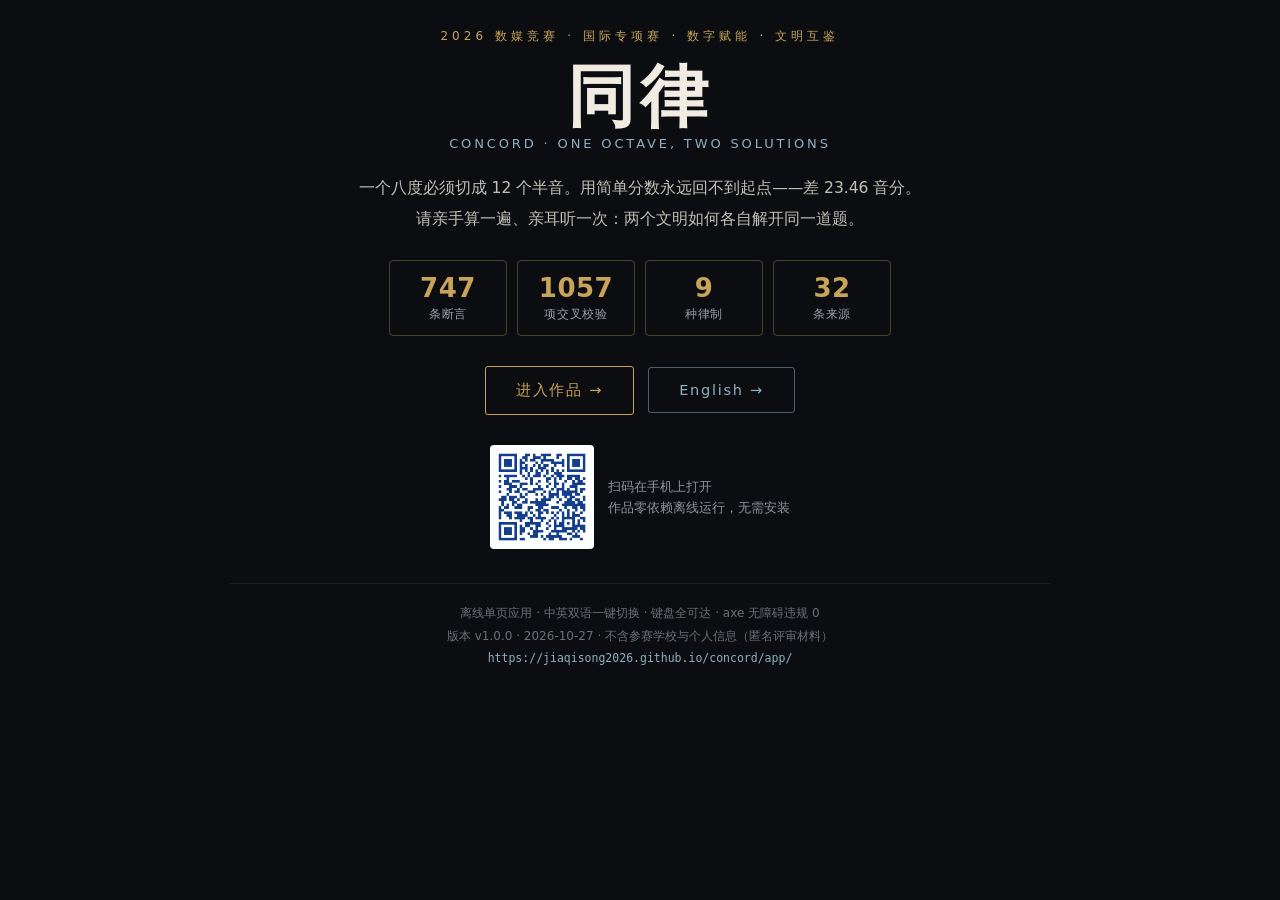
<file: index.html>
<!doctype html>
<html lang="zh-CN"><head><meta charset="utf-8"><meta name="viewport" content="width=device-width,initial-scale=1">
<title>同律 CONCORD · 一个八度的两种解法</title>
<meta name="description" content="《同律》CONCORD —— 一个八度的两种解法·十二平均律的东西方之路。可听化律学交互实验室：747 条断言、1057 项交叉校验、9 种律制。">
<meta name="theme-color" content="#0b0d10">
<style>
*{box-sizing:border-box}
html,body{margin:0;min-height:100%;background:#0b0d10;color:#f0ece2}
body{font-family:"Microsoft YaHei","PingFang SC","Hiragino Sans GB",system-ui,sans-serif;display:flex;align-items:center;justify-content:center;padding:28px 20px}
.wrap{max-width:820px;width:100%;text-align:center}
.k{font-size:12px;letter-spacing:.34em;color:#c8a35a}
h1{font-size:clamp(38px,7.4vw,68px);margin:16px 0 4px;letter-spacing:.08em;font-weight:600;line-height:1.05}
.en{color:#8fb0c4;letter-spacing:.22em;font-size:13px}
p.lead{color:#c3bfb6;line-height:1.95;font-size:15.5px;margin:22px auto 0;max-width:600px}
.kpis{display:flex;flex-wrap:wrap;gap:10px;justify-content:center;margin:26px 0 0}
.kpi{min-width:118px;padding:12px 14px;border:1px solid rgba(200,163,90,.34);border-radius:4px}
.kpi b{display:block;font-size:26px;color:#c8a35a;font-weight:600;letter-spacing:.02em}
.kpi span{font-size:12px;color:#9aa0a6;letter-spacing:.06em}
.row{display:flex;flex-wrap:wrap;gap:14px;justify-content:center;align-items:center;margin:30px 0 0}
a.go,a.en2{display:inline-block;padding:14px 30px;text-decoration:none;letter-spacing:.12em;font-size:14.5px;border-radius:3px;transition:.18s}
a.go{border:1px solid #c8a35a;color:#c8a35a}
a.go:hover,a.go:focus-visible{background:#c8a35a;color:#0b0d10;outline:none}
a.en2{border:1px solid rgba(143,176,196,.5);color:#8fb0c4}
a.en2:hover,a.en2:focus-visible{background:#8fb0c4;color:#0b0d10;outline:none}
.qr{margin:30px auto 0;display:flex;align-items:center;justify-content:center;gap:14px}
.qr img{width:104px;height:104px;background:#fff;padding:6px;border-radius:4px;display:block}
.qr .tip{text-align:left;font-size:12.5px;color:#8f959b;line-height:1.7}
.foot{margin-top:34px;font-size:12px;color:#6b6f74;line-height:1.9;border-top:1px solid rgba(255,255,255,.07);padding-top:18px}
.foot code{color:#8fb0c4;font-size:11.5px}
@media (max-width:520px){.kpi{min-width:96px}.qr{flex-direction:column}.qr .tip{text-align:center}}
@media (prefers-reduced-motion:reduce){a.go,a.en2{transition:none}}
</style></head><body><div class="wrap">
<div class="k">2026 数媒竞赛 · 国际专项赛 · 数字赋能 · 文明互鉴</div>
<h1>同律</h1>
<div class="en">CONCORD · ONE OCTAVE, TWO SOLUTIONS</div>
<p class="lead">一个八度必须切成 12 个半音。用简单分数永远回不到起点——差 23.46 音分。<br>
请亲手算一遍、亲耳听一次：两个文明如何各自解开同一道题。</p>
<div class="kpis">
  <div class="kpi"><b>747</b><span>条断言</span></div>
  <div class="kpi"><b>1057</b><span>项交叉校验</span></div>
  <div class="kpi"><b>9</b><span>种律制</span></div>
  <div class="kpi"><b>32</b><span>条来源</span></div>
</div>
<div class="row">
  <a class="go" href="./app/">进入作品 →</a>
  <a class="en2" href="./app/?lang=en">English →</a>
</div>
<div class="qr"><img src="[data-uri]" alt="作品二维码">
  <div class="tip">扫码在手机上打开<br>作品零依赖离线运行，无需安装</div>
</div>
<div class="foot">离线单页应用 · 中英双语一键切换 · 键盘全可达 · axe 无障碍违规 0<br>
版本 v1.0.0 · 2026-10-27 · 不含参赛学校与个人信息（匿名评审材料）<br>
<code>https://jiaqisong2026.github.io/concord/app/</code></div>
</div></body></html>
</file>
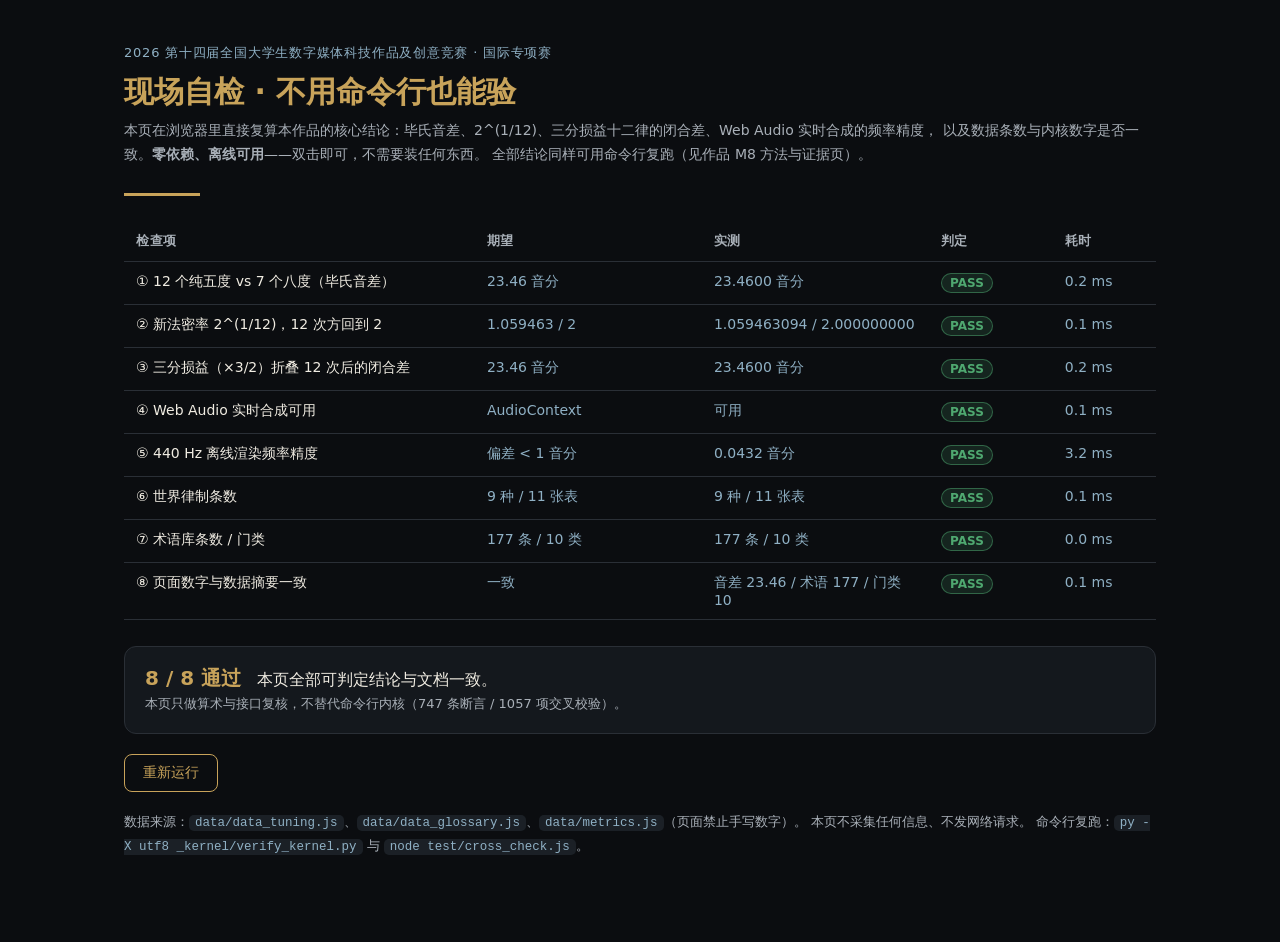
<file: app/selfcheck.html>
<!DOCTYPE html>
<html lang="zh-CN">
<head>
<meta charset="UTF-8">
<meta name="viewport" content="width=device-width, initial-scale=1.0">
<title>同律 CONCORD · 现场自检（无需命令行 · 单文件版）</title>
<meta name="app-version" content="1.0.0">
<meta name="description" content="《同律》CONCORD 现场自检页：在浏览器里直接复核毕氏音差、2^(1/12)、三分损益、Web Audio 实时合成、世界律制与术语库条数。零依赖、离线可用。">
<meta name="theme-color" content="#0B0D10">
<meta name="color-scheme" content="dark">
<style>
:root{--ink:#0B0D10;--panel:#14181D;--gold:#C8A35A;--cyan:#8FB0C4;--light:#F0ECE2;--dim:#A9B0B8;--ok:#4FA870;--bad:#D64545;--line:#2A2F36}
*{box-sizing:border-box}
html,body{margin:0;background:var(--ink);color:var(--light);font-family:"Microsoft YaHei","PingFang SC","Segoe UI",system-ui,sans-serif}
.wrap{max-width:1080px;margin:0 auto;padding:44px 24px 72px}
.kicker{color:var(--cyan);font-size:13px;letter-spacing:.06em}
h1{font-size:30px;margin:10px 0 6px;color:var(--gold)}
.sub{color:var(--dim);font-size:14px;line-height:1.7;margin:0 0 26px}
.bar{height:3px;background:var(--gold);width:76px;margin:18px 0 26px}
table{width:100%;border-collapse:collapse;font-size:14px}
th,td{text-align:left;padding:11px 12px;border-bottom:1px solid var(--line);vertical-align:top}
th{color:var(--dim);font-weight:600;font-size:12.5px;letter-spacing:.04em}
td.num{font-variant-numeric:tabular-nums;color:var(--cyan)}
.badge{display:inline-block;min-width:52px;text-align:center;padding:2px 8px;border-radius:999px;font-size:12px;font-weight:700}
.badge.ok{background:rgba(79,168,112,.16);color:var(--ok);border:1px solid rgba(79,168,112,.5)}
.badge.bad{background:rgba(214,69,69,.16);color:var(--bad);border:1px solid rgba(214,69,69,.5)}
.badge.skip{background:rgba(169,176,184,.14);color:#A9B0B8;border:1px solid rgba(169,176,184,.45)}
.badge.run{background:rgba(143,176,196,.14);color:var(--cyan);border:1px solid rgba(143,176,196,.45)}
.sum{margin-top:26px;padding:18px 20px;border:1px solid var(--line);border-radius:12px;background:var(--panel)}
.sum b{color:var(--gold);font-size:20px}
.note{margin-top:18px;color:var(--dim);font-size:13px;line-height:1.8}
code{background:#1b2026;padding:1px 6px;border-radius:5px;color:var(--cyan);font-size:12.5px}
a{color:var(--cyan)}
.btn{margin-top:20px;background:transparent;border:1px solid var(--gold);color:var(--gold);padding:9px 18px;border-radius:8px;font-size:14px;cursor:pointer}
.btn:hover{background:rgba(200,163,90,.1)}
</style>
</head>
<body>
<div class="wrap">
  <div class="kicker">2026 第十四届全国大学生数字媒体科技作品及创意竞赛 · 国际专项赛</div>
  <h1>现场自检 · 不用命令行也能验</h1>
  <p class="sub">
    本页在浏览器里直接复算本作品的核心结论：毕氏音差、2^(1/12)、三分损益十二律的闭合差、Web Audio 实时合成的频率精度，
    以及数据条数与内核数字是否一致。<strong>零依赖、离线可用</strong>——双击即可，不需要装任何东西。
    全部结论同样可用命令行复跑（见作品 M8 方法与证据页）。
  </p>
  <div class="bar"></div>

  <table id="tbl">
    <thead><tr><th style="width:34%">检查项</th><th style="width:22%">期望</th><th style="width:22%">实测</th><th style="width:12%">判定</th><th style="width:10%">耗时</th></tr></thead>
    <tbody id="tb"></tbody>
  </table>

  <div class="sum" id="sum">正在运行…</div>

  <button class="btn" id="rerun" type="button">重新运行</button>

  <p class="note">
    数据来源：<code>data/data_tuning.js</code>、<code>data/data_glossary.js</code>、<code>data/metrics.js</code>（页面禁止手写数字）。
    本页不采集任何信息、不发网络请求。
    命令行复跑：<code>py -X utf8 _kernel/verify_kernel.py</code> 与 <code>node test/cross_check.js</code>。
  </p>
</div>

<script>
/* 《同律》TuningData —— 由 build_data_js.py 生成（输入：research(5)）
 * 自动生成，请勿手改。源：_research/*.json + metrics.json
 * 重建：py -X utf8 11_同律_国际专项赛/_pipeline/build_data_js.py
 */
window.TuningData = {
 "schema": "concord.tuning/v1",
 "summary": {
  "tunings": 9,
  "tables": 11,
  "derived": 2,
  "note_zh": "对外口径：9 种律制，另有 2 套派生对照表（页面上共 11 张表）。",
  "note_en": "Outward figure: 9 tuning systems, plus 2 derived comparison tables (11 tables shown on the page)."
 },
 "reference_zh": "基准约定：A4 = 440 Hz；黄钟（C4，12-TET）= 261.6255653005986 Hz。音分定义 cents(f1,f2) = 1200·log2(f2/f1)。",
 "reference_en": "Conventions: A4 = 440 Hz; Huangzhong (C4, 12-TET) = 261.6255653005986 Hz. cents(f1,f2) = 1200·log2(f2/f1).",
 "note_count_total": 11,
 "systems": [
  {
   "id": "sanfen",
   "region": "china",
   "note_count": 12,
   "name_zh": "三分损益律",
   "name_en": "Sanfen Sunyi (Pythagorean)",
   "name_short_zh": "三分损益",
   "name_short_en": "Sanfen Sunyi",
   "era_zh": "先秦（公元前 5–3 世纪）",
   "era_en": "Pre-Qin (5th–3rd c. BCE)",
   "cents": [
    0.0,
    701.9550009,
    203.9100017,
    905.8650026,
    407.8200035,
    1109.775004,
    611.7300052,
    113.6850061,
    815.6400069,
    317.5950078,
    1019.550009,
    521.5050095
   ],
   "note_names_zh": [
    "黄钟",
    "林钟",
    "太簇",
    "南吕",
    "姑洗",
    "应钟",
    "蕤宾",
    "大吕",
    "夷则",
    "夹钟",
    "无射",
    "仲吕"
   ],
   "note_names_en": [
    "Huangzhong",
    "Linzhong",
    "Taicu",
    "Nanlü",
    "Guxi",
    "Yingzhong",
    "Ruibin",
    "Dalü",
    "Yize",
    "Jiazhong",
    "Wuyi",
    "Zhonglü"
   ],
   "map_to_semitone": [
    "C",
    "G",
    "D",
    "A",
    "E",
    "B",
    "F#",
    "C#",
    "G#",
    "D#",
    "A#",
    "F"
   ],
   "basis_zh": "弦长三分损一（×2/3）与三分益一（×4/3）交替生律：十二律 = 黄钟 + 生律 11 次；再走第 12 次本应回到黄钟，实际高出 23.46 音分（毕氏音差），故三分损益律不闭合。",
   "basis_en": "Alternating 2/3 (diminish) and 4/3 (augment) string-length steps: the twelve lü = Huangzhong + 11 generation steps; a 12th step should return to Huangzhong but lands 23.46 cents sharp (Pythagorean comma) — the cycle never closes.",
   "source": "数学定义（3:2 五度链），与《管子·地员》《吕氏春秋·音律》所载三分损益法一致",
   "status": "computed"
  },
  {
   "id": "pyth",
   "region": "europe",
   "note_count": 12,
   "name_zh": "毕达哥拉斯律",
   "name_en": "Pythagorean Tuning",
   "name_short_zh": "毕氏律",
   "name_short_en": "Pythagorean",
   "era_zh": "古希腊（公元前 6 世纪）",
   "era_en": "Ancient Greece (6th c. BCE)",
   "cents": [
    0.0,
    701.9550009,
    203.9100017,
    905.8650026,
    407.8200035,
    1109.775004,
    611.7300052,
    113.6850061,
    815.6400069,
    317.5950078,
    1019.550009,
    521.5050095
   ],
   "note_names_zh": null,
   "note_names_en": [
    "C",
    "C#",
    "D",
    "D#",
    "E",
    "F",
    "F#",
    "G",
    "G#",
    "A",
    "A#",
    "B"
   ],
   "map_to_semitone": [
    "C",
    "G",
    "D",
    "A",
    "E",
    "B",
    "F#",
    "C#",
    "G#",
    "D#",
    "A#",
    "F"
   ],
   "basis_zh": "纯五度 3:2 连续叠加 12 次。与三分损益的**音分数值完全相同**——两条文明路径解出同一组比例，只是命名与乐器不同。",
   "basis_en": "Twelve stacked 3:2 fifths. Its cent table is **identical** to sanfen sunyi — two cultures, one set of ratios, different names and instruments.",
   "source": "数学定义（3:2 五度链）",
   "status": "computed",
   "derived": true
  },
  {
   "id": "ji5",
   "region": "europe",
   "note_count": 12,
   "name_zh": "纯律（五限）",
   "name_en": "Just Intonation (5-limit)",
   "name_short_zh": "纯律",
   "name_short_en": "Just",
   "era_zh": "文艺复兴（16 世纪系统化）",
   "era_en": "Renaissance (systematised 16th c.)",
   "cents": [
    0.0,
    111.7312853,
    203.9100017,
    315.641287,
    386.3137139,
    498.0449991,
    590.2237156,
    701.9550009,
    813.6862861,
    884.358713,
    1017.596288,
    1088.268715
   ],
   "note_names_zh": null,
   "note_names_en": [
    "C",
    "C#",
    "D",
    "D#",
    "E",
    "F",
    "F#",
    "G",
    "G#",
    "A",
    "A#",
    "B"
   ],
   "map_to_semitone": [
    "C",
    "C#",
    "D",
    "D#",
    "E",
    "F",
    "F#",
    "G",
    "G#",
    "A",
    "A#",
    "B"
   ],
   "basis_zh": "大三度用 5:4（386.31 音分）等小整数比，和声纯净，但移调困难。",
   "basis_en": "Small-integer ratios such as the 5:4 major third (386.31 cents) give pure harmony but resist transposition.",
   "source": "数学定义（5-限整数比 1/1…15/8）",
   "status": "computed"
  },
  {
   "id": "meantone",
   "region": "europe",
   "note_count": 12,
   "name_zh": "中庸律（1/4 音差）",
   "name_en": "Quarter-comma Meantone",
   "name_short_zh": "中庸律",
   "name_short_en": "Meantone",
   "era_zh": "16–17 世纪",
   "era_en": "16th–17th c.",
   "cents": [
    0.0,
    76.04899926,
    193.1568569,
    269.2058562,
    386.3137139,
    462.3627131,
    579.4705708,
    696.5784285,
    772.6274277,
    889.7352854,
    965.7842847,
    1082.892142
   ],
   "note_names_zh": null,
   "note_names_en": [
    "C",
    "C♯",
    "D",
    "E♭",
    "E",
    "F",
    "F♯",
    "G",
    "G♯",
    "A",
    "B♭",
    "B"
   ],
   "map_to_semitone": [
    "C",
    "C#",
    "D",
    "D#",
    "E",
    "F",
    "F#",
    "G",
    "G#",
    "A",
    "A#",
    "B"
   ],
   "basis_zh": "把五度收窄 1/4 个普通音差，使大三度变成纯 5:4；代价是留下一个无法使用的「狼五度」。",
   "basis_en": "Each fifth narrowed by a quarter of a syntonic comma makes the major third pure 5:4, at the cost of one unusable 'wolf fifth'.",
   "source": "数学定义（五度 = 5^(1/4)）",
   "status": "computed"
  },
  {
   "id": "werck3",
   "region": "europe",
   "note_count": 12,
   "name_zh": "Werckmeister III 律",
   "name_en": "Werckmeister III",
   "name_short_zh": "Werckmeister III",
   "name_short_en": "Werckmeister III",
   "era_zh": "1691",
   "era_en": "1691",
   "cents": [
    0.0,
    90.225,
    192.18,
    294.135,
    390.225,
    498.045,
    588.27,
    696.578,
    792.18,
    888.27,
    996.09,
    1092.18
   ],
   "note_names_zh": null,
   "note_names_en": [
    "C",
    "C♯",
    "D",
    "E♭",
    "E",
    "F",
    "F♯",
    "G",
    "G♯",
    "A",
    "B♭",
    "B"
   ],
   "map_to_semitone": [
    "C",
    "C#",
    "D",
    "D#",
    "E",
    "F",
    "F#",
    "G",
    "G#",
    "A",
    "A#",
    "B"
   ],
   "basis_zh": "「良律」（well temperament）：各调都能用，但每个调的色彩不同。",
   "basis_en": "A 'well temperament': every key is usable, but each key has its own colour.",
   "source": "A. Werckmeister, Musicalische Temperatur (1691)；通行 12 音音分表",
   "status": "pending"
  },
  {
   "id": "tet12",
   "region": "global",
   "note_count": 12,
   "name_zh": "十二平均律",
   "name_en": "12-Tone Equal Temperament",
   "name_short_zh": "十二平均律",
   "name_short_en": "12-TET",
   "era_zh": "1584（中国）/ 16–17 世纪（欧洲）",
   "era_en": "1584 (China) / 16th–17th c. (Europe)",
   "cents": [
    0.0,
    100.0,
    200.0,
    300.0,
    400.0,
    500.0,
    600.0,
    700.0,
    800.0,
    900.0,
    1000.0,
    1100.0
   ],
   "note_names_zh": null,
   "note_names_en": [
    "C",
    "C#",
    "D",
    "D#",
    "E",
    "F",
    "F#",
    "G",
    "G#",
    "A",
    "A#",
    "B"
   ],
   "map_to_semitone": [
    "C",
    "C#",
    "D",
    "D#",
    "E",
    "F",
    "F#",
    "G",
    "G#",
    "A",
    "A#",
    "B"
   ],
   "basis_zh": "每个半音恰好 100 音分，2^(1/12) 为公比，12 次幂精确等于 2：闭合。",
   "basis_en": "Every semitone is exactly 100 cents; ratio 2^(1/12) closes at the twelfth power exactly 2.",
   "source": "数学定义（2^(1/12)，朱载堉《律学新说》1584「新法密率」）",
   "status": "computed"
  },
  {
   "id": "sruti22",
   "region": "india",
   "note_count": 22,
   "name_zh": "印度二十二什鲁蒂",
   "name_en": "Indian 22 shruti",
   "name_short_zh": "22 什鲁蒂",
   "name_short_en": "22 shruti",
   "era_zh": "古典梵语理论传统",
   "era_en": "Classical Sanskrit theory",
   "cents": [
    0.0,
    90.225,
    111.731,
    182.404,
    203.91,
    294.135,
    315.641,
    386.314,
    407.82,
    498.045,
    519.551,
    590.224,
    611.73,
    701.955,
    792.18,
    813.686,
    884.359,
    905.865,
    996.09,
    1017.596,
    1088.269,
    1109.775
   ],
   "note_names_zh": null,
   "note_names_en": null,
   "map_to_semitone": null,
   "basis_zh": "以 5-limit 比率实现 22 个微分音（比率表见 entries[india_22shruti].ratios），不同文献取值不同，本表公开构造式以便复算。",
   "basis_en": "22 microtonal degrees realised as 5-limit ratios (see entries[india_22shruti].ratios); sources differ, so the construction is published for recomputation.",
   "source": "Rao & van der Meer 2010（UvA-DARE, OpenAlex W1613168573）；Midya 2015 arXiv:1502.03679",
   "status": "research",
   "source_ids": [
    "S16",
    "S17"
   ]
  },
  {
   "id": "maqam24",
   "region": "arabic",
   "note_count": 24,
   "name_zh": "阿拉伯木卡姆（24 平均律近似）",
   "name_en": "Arabic maqam (24-TET approx.)",
   "name_short_zh": "木卡姆 24 近似",
   "name_short_en": "Maqam 24-TET",
   "era_zh": "1932 开罗会议后的理论近似",
   "era_en": "Theory after the 1932 Cairo Congress",
   "cents": [
    0.0,
    50.0,
    100.0,
    150.0,
    200.0,
    250.0,
    300.0,
    350.0,
    400.0,
    450.0,
    500.0,
    550.0,
    600.0,
    650.0,
    700.0,
    750.0,
    800.0,
    850.0,
    900.0,
    950.0,
    1000.0,
    1050.0,
    1100.0,
    1150.0
   ],
   "note_names_zh": null,
   "note_names_en": null,
   "map_to_semitone": null,
   "basis_zh": "24 等分八度、每步 50 音分，是对木卡姆的近似模型而非实践本身；实测演奏与 24-TET 有系统偏差（土耳其马卡姆需 79 音模型）。",
   "basis_en": "24 equal 50-cent steps: an approximation of maqam, not the practice itself; measurements deviate systematically and Turkish makam needs a 79-tone model.",
   "source": "Bozkurt et al. 2025 arXiv:2506.14503（ORD-CC32 公开数据集）；OpenAlex W7139726342（79-tone）",
   "status": "research",
   "source_ids": [
    "S18",
    "S19"
   ]
  },
  {
   "id": "slendro",
   "region": "indonesia",
   "note_count": 5,
   "name_zh": "斯连德罗（5 等分模型）",
   "name_en": "Slendro (5-EDO model)",
   "name_short_zh": "斯连德罗",
   "name_short_en": "Slendro",
   "era_zh": "印尼甘美兰传统",
   "era_en": "Indonesian gamelan tradition",
   "cents": [
    0.0,
    240.0,
    480.0,
    720.0,
    960.0
   ],
   "note_names_zh": null,
   "note_names_en": null,
   "map_to_semitone": null,
   "basis_zh": "以 5 等分八度（每步 240 音分）作近似；实测各套甘美兰音高不同、无唯一权威表，本表仅作刻度对照。",
   "basis_en": "Approximated by 5 equal divisions (240 cents per step); actual gamelans differ, so this is a scale ruler only, not a measurement.",
   "source": "Rahn 2013 DOI 10.7202/1014424ar；Carterette et al. 1993 DOI 10.1250/ast.14.383",
   "status": "pending",
   "source_ids": [
    "S20"
   ]
  },
  {
   "id": "pelog",
   "region": "indonesia",
   "note_count": 7,
   "name_zh": "佩洛格（9 等分的 7 音子集模型）",
   "name_en": "Pelog (7-note subset of 9-EDO)",
   "name_short_zh": "佩洛格",
   "name_short_en": "Pelog",
   "era_zh": "印尼甘美兰传统",
   "era_en": "Indonesian gamelan tradition",
   "cents": [
    0.0,
    133.333,
    266.667,
    533.333,
    666.667,
    800.0,
    1066.667
   ],
   "note_names_zh": null,
   "note_names_en": null,
   "map_to_semitone": null,
   "basis_zh": "取 9 等分八度（每步 133.333 音分）的 0,1,2,4,5,6,8 号音作 7 音近似；实际佩洛格音程明显不等且各套乐器不同，本表仅作刻度对照。",
   "basis_en": "Seven notes taken from 9-EDO (133.333 cents per step) at indices 0,1,2,4,5,6,8; real pelog is unequal and instrument-specific — a ruler only.",
   "source": "Rahn 2013 DOI 10.7202/1014424ar；Carterette et al. 1993 DOI 10.1250/ast.14.383",
   "status": "pending",
   "source_ids": [
    "S20"
   ]
  },
  {
   "id": "thai7",
   "region": "thailand",
   "note_count": 7,
   "name_zh": "泰国七平均律",
   "name_en": "Thai 7-TET",
   "name_short_zh": "泰七平均",
   "name_short_en": "Thai 7-TET",
   "era_zh": "泰国传统音乐",
   "era_en": "Thai traditional music",
   "cents": [
    0.0,
    171.429,
    342.857,
    514.286,
    685.714,
    857.143,
    1028.571
   ],
   "note_names_zh": null,
   "note_names_en": null,
   "map_to_semitone": null,
   "basis_zh": "七等分八度、每步 1200/7 ≈ 171.4286 音分（Morton 1976 的描述模型）。",
   "basis_en": "Seven equal divisions of the octave, 1200/7 ≈ 171.4286 cents per step (the model described in Morton 1976).",
   "source": "Morton 1976, The Traditional Music of Thailand, DOI 10.1525/9780520321335",
   "status": "research",
   "source_ids": [
    "S21"
   ]
  }
 ]
};

</script>
<script>
/* 《同律》GlossaryData —— 由 build_data_js.py 生成（输入：research(177)）
 * 自动生成，请勿手改。源：_research/*.json + metrics.json
 * 重建：py -X utf8 11_同律_国际专项赛/_pipeline/build_data_js.py
 */
window.GlossaryData = {
 "schema": "concord.glossary/v1",
 "categories": [
  {
   "id": "c01",
   "name_zh": "乐器",
   "name_en": "乐器",
   "count": 22
  },
  {
   "id": "c02",
   "name_zh": "记谱与音名",
   "name_en": "记谱与音名",
   "count": 21
  },
  {
   "id": "c03",
   "name_zh": "律学基础",
   "name_en": "律学基础",
   "count": 19
  },
  {
   "id": "c04",
   "name_zh": "声学",
   "name_en": "声学",
   "count": 19
  },
  {
   "id": "c05",
   "name_zh": "律制",
   "name_en": "律制",
   "count": 18
  },
  {
   "id": "c06",
   "name_zh": "历史",
   "name_en": "历史",
   "count": 17
  },
  {
   "id": "c07",
   "name_zh": "生律法",
   "name_en": "生律法",
   "count": 16
  },
  {
   "id": "c08",
   "name_zh": "世界音乐",
   "name_en": "世界音乐",
   "count": 16
  },
  {
   "id": "c09",
   "name_zh": "数学",
   "name_en": "数学",
   "count": 16
  },
  {
   "id": "c10",
   "name_zh": "演奏与调律",
   "name_en": "演奏与调律",
   "count": 13
  }
 ],
 "terms": [
  {
   "id": "lü",
   "term_zh": "律",
   "term_en": "lü",
   "cat": "math",
   "def_zh": "中国古代对音高的规范单位；也指以某一基准音生成的一整套音高关系。",
   "def_en": "In Chinese music theory, a standardised unit of pitch; by extension, the whole set of pitch relations generated from one reference tone.",
   "source_ids": [
    "S31",
    "S9"
   ],
   "cat_zh_10": "律学基础"
  },
  {
   "id": "tuning-system",
   "term_zh": "音律",
   "term_en": "tuning system",
   "cat": "math",
   "def_zh": "各音之间音高关系的数学规定，决定音阶内每个音的位置。",
   "def_en": "The mathematical specification of pitch relations among tones, which fixes each degree of a scale.",
   "source_ids": [
    "S31",
    "S9"
   ],
   "cat_zh_10": "律学基础"
  },
  {
   "id": "lülü",
   "term_zh": "律吕",
   "term_en": "lülü",
   "cat": "math",
   "def_zh": "十二律中六个阳律（律）与六个阴吕（吕）的合称，是十二律的另一种称谓。",
   "def_en": "Collective name for the six yang lü and six yin lü among the twelve lü.",
   "source_ids": [
    "S31",
    "S9"
   ],
   "cat_zh_10": "律学基础"
  },
  {
   "id": "twelve-lü",
   "term_zh": "十二律",
   "term_en": "twelve lü",
   "cat": "math",
   "def_zh": "一个八度内十二个半音级的一套固定音高名，自黄钟至应钟依次排列。",
   "def_en": "A fixed set of twelve pitch-class names, one per semitone of the octave, running from Huangzhong to Yingzhong.",
   "source_ids": [
    "S31",
    "S9"
   ],
   "cat_zh_10": "律学基础"
  },
  {
   "id": "semitone",
   "term_zh": "半音",
   "term_en": "semitone",
   "cat": "math",
   "def_zh": "相邻两个音级间最小的常用音程；在十二平均律中恰为 100 音分。",
   "def_en": "The smallest interval in common use between adjacent degrees; exactly 100 cents in 12-TET.",
   "source_ids": [
    "S31",
    "S9"
   ],
   "cat_zh_10": "律学基础"
  },
  {
   "id": "whole-tone",
   "term_zh": "全音",
   "term_en": "whole tone",
   "cat": "math",
   "def_zh": "两个半音相加的音程；十二平均律中为 200 音分。",
   "def_en": "An interval of two semitones; 200 cents in 12-TET.",
   "source_ids": [
    "S31",
    "S9"
   ],
   "cat_zh_10": "律学基础"
  },
  {
   "id": "octave",
   "term_zh": "八度",
   "term_en": "octave",
   "cat": "math",
   "def_zh": "频率比为 2:1 的音程，听觉上两音「同名」。",
   "def_en": "The interval whose frequency ratio is 2:1; the two tones share a pitch-class name.",
   "source_ids": [
    "S31",
    "S9"
   ],
   "cat_zh_10": "律学基础"
  },
  {
   "id": "perfect-octave",
   "term_zh": "纯八度",
   "term_en": "perfect octave",
   "cat": "math",
   "def_zh": "频率比严格等于 2 的八度；它是所有律制都必须闭合的约束条件。",
   "def_en": "An octave whose ratio is exactly 2; every tuning system must close on it.",
   "source_ids": [
    "S31",
    "S9"
   ],
   "cat_zh_10": "律学基础"
  },
  {
   "id": "cent",
   "term_zh": "音分",
   "term_en": "cent",
   "cat": "math",
   "def_zh": "音高距离的对数单位，等于十二平均律半音的百分之一；由 1200·log2(f2/f1) 换算。",
   "def_en": "A logarithmic unit of pitch distance equal to one hundredth of a 12-TET semitone, computed as 1200·log2(f2/f1).",
   "source_ids": [
    "S31",
    "S9"
   ],
   "cat_zh_10": "律学基础"
  },
  {
   "id": "pitch",
   "term_zh": "音高",
   "term_en": "pitch",
   "cat": "math",
   "def_zh": "听觉对声音频率高低（并受谐波结构影响）的知觉属性。",
   "def_en": "The perceptual attribute of how high or low a sound is, set mainly by frequency and shaped by spectral content.",
   "source_ids": [
    "S31",
    "S9"
   ],
   "cat_zh_10": "律学基础"
  },
  {
   "id": "pitch-class",
   "term_zh": "音级",
   "term_en": "pitch class",
   "cat": "math",
   "def_zh": "忽略八度差异后归为一类的音高，如所有 C 属同一音级。",
   "def_en": "A pitch identity abstracted from octave register, e.g. every C belongs to one pitch class.",
   "source_ids": [
    "S31",
    "S9"
   ],
   "cat_zh_10": "律学基础"
  },
  {
   "id": "range",
   "term_zh": "音域",
   "term_en": "range",
   "cat": "math",
   "def_zh": "一件乐器或一个人声所能发出的最低到最高音的范围。",
   "def_en": "The span from lowest to highest pitch an instrument or voice can produce.",
   "source_ids": [
    "S31",
    "S9"
   ],
   "cat_zh_10": "律学基础"
  },
  {
   "id": "scale",
   "term_zh": "音阶",
   "term_en": "scale",
   "cat": "math",
   "def_zh": "按音高次序排列、用于构成旋律的一组音级。",
   "def_en": "An ordered set of pitch classes used to build melody.",
   "source_ids": [
    "S31",
    "S9"
   ],
   "cat_zh_10": "律学基础"
  },
  {
   "id": "key",
   "term_zh": "调",
   "term_en": "key",
   "cat": "math",
   "def_zh": "以一个音为主音、按特定音阶组织起来的音高中心。",
   "def_en": "A tonal centre built on one tonic with a particular scale.",
   "source_ids": [
    "S31",
    "S9"
   ],
   "cat_zh_10": "律学基础"
  },
  {
   "id": "mode",
   "term_zh": "调式",
   "term_en": "mode",
   "cat": "math",
   "def_zh": "音阶内部各音与主音之间关系所形成的旋律型态。",
   "def_en": "The pattern of melodic relations between the degrees of a scale and its tonic.",
   "source_ids": [
    "S31",
    "S9"
   ],
   "cat_zh_10": "律学基础"
  },
  {
   "id": "rotational-modulation",
   "term_zh": "旋宫",
   "term_en": "rotational modulation",
   "cat": "math",
   "def_zh": "十二律轮流充当宫音（主音）的做法，是十二律体系要解决的核心问题。",
   "def_en": "The practice of letting each of the twelve lü serve in turn as gong (tonic) — the central problem the twelve-lü system had to solve.",
   "source_ids": [
    "S31",
    "S9"
   ],
   "cat_zh_10": "律学基础"
  },
  {
   "id": "modulation",
   "term_zh": "转调",
   "term_en": "modulation",
   "cat": "math",
   "def_zh": "乐曲进行中由一个调中心转向另一个调中心。",
   "def_en": "A change of tonal centre in the course of a piece.",
   "source_ids": [
    "S31",
    "S9"
   ],
   "cat_zh_10": "律学基础"
  },
  {
   "id": "intonation",
   "term_zh": "音准",
   "term_en": "intonation",
   "cat": "math",
   "def_zh": "实际发出的音高与目标音高之间的偏差程度，通常以音分度量。",
   "def_en": "How far produced pitches deviate from their targets, usually measured in cents.",
   "source_ids": [
    "S31",
    "S9"
   ],
   "cat_zh_10": "律学基础"
  },
  {
   "id": "enharmonic-equivalent",
   "term_zh": "等音",
   "term_en": "enharmonic equivalent",
   "cat": "math",
   "def_zh": "音高相同而名称不同的音，如 C♯ 与 D♭；在非等分律中二者并不真正相等。",
   "def_en": "Two notes with the same pitch but different names, such as C♯ and D♭; in unequal temperaments they are not truly identical.",
   "source_ids": [
    "S31",
    "S9"
   ],
   "cat_zh_10": "律学基础"
  },
  {
   "id": "sanfen-sunyi-chinese-pythagorean-method",
   "term_zh": "三分损益法",
   "term_en": "sanfen sunyi (Chinese Pythagorean method)",
   "cat": "tuning",
   "def_zh": "中国古代以弦长为量、交替「损」（×2/3，下生）与「益」（×4/3，上生）来生成十二律的方法。",
   "def_en": "The classical Chinese method of generating the twelve lü by alternately reducing (×2/3) and increasing (×4/3) a string length.",
   "source_ids": [
    "S6",
    "S7"
   ],
   "cat_zh_10": "生律法"
  },
  {
   "id": "descending-generation",
   "term_zh": "下生",
   "term_en": "descending generation",
   "cat": "tuning",
   "def_zh": "三分损益中弦长乘 2/3 的一步，所得音比原音高一个纯五度。",
   "def_en": "The step that multiplies the string length by 2/3, raising the pitch by a perfect fifth.",
   "source_ids": [
    "S6"
   ],
   "cat_zh_10": "生律法"
  },
  {
   "id": "ascending-generation",
   "term_zh": "上生",
   "term_en": "ascending generation",
   "cat": "tuning",
   "def_zh": "三分损益中弦长乘 4/3 的一步，所得音比原音低一个纯四度（八度折叠后为高四度）。",
   "def_en": "The step that multiplies the string length by 4/3, which after octave folding raises the pitch by a fourth.",
   "source_ids": [
    "S6"
   ],
   "cat_zh_10": "生律法"
  },
  {
   "id": "generation-at-the-eighth-degree",
   "term_zh": "隔八相生",
   "term_en": "generation at the eighth degree",
   "cat": "tuning",
   "def_zh": "三分损益每次生律的结果与生律者相隔八个音级（含首尾）的现象。",
   "def_en": "The observation that each sanfen sunyi generation lands eight degrees away (counting both ends) from its source.",
   "source_ids": [
    "S6",
    "S7"
   ],
   "cat_zh_10": "生律法"
  },
  {
   "id": "pythagorean-tuning",
   "term_zh": "五度相生律",
   "term_en": "Pythagorean tuning",
   "cat": "tuning",
   "def_zh": "以连续纯五度（频率比 3/2）向上或向下推演生成十二音的律制。",
   "def_en": "A tuning built by stacking perfect fifths (ratio 3/2) upward or downward to reach twelve notes.",
   "source_ids": [
    "S6",
    "S7"
   ],
   "cat_zh_10": "生律法"
  },
  {
   "id": "just-intonation",
   "term_zh": "纯律",
   "term_en": "just intonation",
   "cat": "tuning",
   "def_zh": "以小整数频率比（如 5/4、6/5、4/3）构成音阶的律制，和声音程最纯但不能自由转调。",
   "def_en": "A tuning whose scale degrees are small-integer ratios (5/4, 6/5, 4/3 …); intervals are purest but free modulation breaks down.",
   "source_ids": [
    "S29"
   ],
   "cat_zh_10": "生律法"
  },
  {
   "id": "circle-of-fifths",
   "term_zh": "五度圈",
   "term_en": "circle of fifths",
   "cat": "tuning",
   "def_zh": "把十二音按纯五度关系排成闭环的图示；闭环所需的「最后一步」正是音差出现的位置。",
   "def_en": "A diagram arranging the twelve notes by perfect fifths; the necessary closing step is exactly where the comma appears.",
   "source_ids": [
    "S6",
    "S7"
   ],
   "cat_zh_10": "生律法"
  },
  {
   "id": "order-of-generation",
   "term_zh": "生律次序",
   "term_en": "order of generation",
   "cat": "tuning",
   "def_zh": "三分损益生成十二律的固定先后：黄钟、林钟、太簇、南吕、姑洗、应钟、蕤宾、大吕、夷则、夹钟、无射、仲吕。",
   "def_en": "The fixed sequence in which the twelve lü are generated: Huangzhong, Linzhong, Taicu, Nanlü, Guxian, Yingzhong, Ruibin, Dalü, Yize, Jiazhong, Wuyi, Zhonglü.",
   "source_ids": [
    "S7"
   ],
   "cat_zh_10": "生律法"
  },
  {
   "id": "sixty-lü",
   "term_zh": "六十律",
   "term_en": "sixty lü",
   "cat": "tuning",
   "def_zh": "汉代京房把三分损益继续推演至六十律，试图用更细的分律解决旋宫问题。",
   "def_en": "Jing Fang's Han-dynasty extension of sanfen sunyi to sixty lü, an attempt to solve rotational modulation by finer division.",
   "source_ids": [
    "S6",
    "S7"
   ],
   "cat_zh_10": "生律法"
  },
  {
   "id": "three-hundred-and-sixty-lü",
   "term_zh": "三百六十律",
   "term_en": "three hundred and sixty lü",
   "cat": "tuning",
   "def_zh": "南朝钱乐之进一步细分的律制，把生律推到三百六十个音。",
   "def_en": "Qian Lezhi's Southern-Dynasties scheme extending generation to 360 pitches.",
   "source_ids": [
    "S6",
    "S7"
   ],
   "cat_zh_10": "生律法"
  },
  {
   "id": "he-chengtian-s-new-lü",
   "term_zh": "何承天新律",
   "term_en": "He Chengtian's new lü",
   "cat": "tuning",
   "def_zh": "南朝何承天在十二律内部调整各律长度以求旋宫的方案，《宋书·乐志》称「新律」。",
   "def_en": "He Chengtian's plan to adjust the twelve lengths internally so each could act as gong; the Songshu calls it the 'new lü'.",
   "source_ids": [
    "S6",
    "S7"
   ],
   "cat_zh_10": "生律法"
  },
  {
   "id": "xinfa-milü-new-precise-ratio",
   "term_zh": "新法密率",
   "term_en": "xinfa milü ('new precise ratio')",
   "cat": "tuning",
   "def_zh": "朱载堉对 2 的十二次方根（2^(1/12)）的称法，用它把八度精确等分为十二份。",
   "def_en": "Zhu Zaiyu's term for the twelfth root of two, used to divide the octave into twelve exactly equal parts.",
   "source_ids": [
    "S3",
    "S10"
   ],
   "cat_zh_10": "生律法"
  },
  {
   "id": "milü-precise-ratio",
   "term_zh": "密率",
   "term_en": "milü ('precise ratio')",
   "cat": "tuning",
   "def_zh": "朱载堉体系中对等程半音比率的简称。",
   "def_en": "Zhu Zaiyu's short name for the equal-semitone ratio.",
   "source_ids": [
    "S3",
    "S10"
   ],
   "cat_zh_10": "生律法"
  },
  {
   "id": "root-extraction",
   "term_zh": "开方术",
   "term_en": "root extraction",
   "cat": "tuning",
   "def_zh": "中国古代求平方根、立方根等的计算方法，朱载堉用它逐级算出 2^(1/12)。",
   "def_en": "The classical Chinese technique of extracting square and cube roots, which Zhu Zaiyu used stepwise to reach 2^(1/12).",
   "source_ids": [
    "S3",
    "S11"
   ],
   "cat_zh_10": "生律法"
  },
  {
   "id": "pitch-pipe",
   "term_zh": "律管",
   "term_en": "pitch pipe",
   "cat": "tuning",
   "def_zh": "以管长定音的管子；管中气柱的有效长度与同长弦不同，故需管口校正。",
   "def_en": "A pipe used to fix pitch; its effective air-column length differs from an equal string length, requiring end correction.",
   "source_ids": [
    "S2",
    "S31"
   ],
   "cat_zh_10": "生律法"
  },
  {
   "id": "seasonal-pitch-pipe-ritual",
   "term_zh": "候气",
   "term_en": "seasonal pitch-pipe ritual",
   "cat": "tuning",
   "def_zh": "古代把律管埋入土中、以葭莩灰应节候动的说法，反映律与历的同构观念。",
   "def_en": "An old practice of burying pitch pipes and reading the reed ash as seasonal omen, reflecting the lü-calendar homology.",
   "source_ids": [
    "S6",
    "S7"
   ],
   "cat_zh_10": "生律法"
  },
  {
   "id": "twelve-tone-equal-temperament-12-tet",
   "term_zh": "十二平均律",
   "term_en": "twelve-tone equal temperament (12-TET)",
   "cat": "tuning",
   "def_zh": "把一个八度等分为十二个 100 音分半音的律制；现代乐器（钢琴/吉他品丝可逐品复算）与音乐工业的主流实践采用这一解（DAW 默认音准属行业实践，厂商文档待核验）。",
   "def_en": "A tuning system dividing the octave into twelve semitones of 100 cents each; adopted by modern instruments (piano and guitar frets can be recomputed fret by fret) and the mainstream practice of the music industry (DAW defaults are industry practice; vendor documentation pending verification).",
   "source_ids": [
    "S9",
    "S3"
   ],
   "cat_zh_10": "律制"
  },
  {
   "id": "twelve-step-equal-temperament",
   "term_zh": "十二等程律",
   "term_en": "twelve-step equal temperament",
   "cat": "tuning",
   "def_zh": "朱载堉对十二平均律的术语，强调十二个半音的比率完全相等。",
   "def_en": "Zhu Zaiyu's term for 12-TET, stressing that all twelve semitones share one ratio.",
   "source_ids": [
    "S3",
    "S10"
   ],
   "cat_zh_10": "律制"
  },
  {
   "id": "equal-temperament",
   "term_zh": "平均律",
   "term_en": "equal temperament",
   "cat": "tuning",
   "def_zh": "把八度按等分方式切割的律制统称，等分数可以不是 12。",
   "def_en": "Any tuning that divides the octave into equal parts; the number of parts need not be twelve.",
   "source_ids": [
    "S9"
   ],
   "cat_zh_10": "律制"
  },
  {
   "id": "pythagorean-tuning",
   "term_zh": "毕达哥拉斯律",
   "term_en": "Pythagorean tuning",
   "cat": "tuning",
   "def_zh": "西方对五度相生律的称法，以 3/2 连续推演；其三度偏宽、五度极纯。",
   "def_en": "The Western name for the pure-fifth tuning; its thirds are wide and its fifths nearly pure.",
   "source_ids": [
    "S7"
   ],
   "cat_zh_10": "律制"
  },
  {
   "id": "meantone-temperament",
   "term_zh": "中庸律",
   "term_en": "meantone temperament",
   "cat": "tuning",
   "def_zh": "通过略微收窄五度来换取纯律大三度的律制族，文艺复兴键盘乐器的主流。",
   "def_en": "A family of temperaments that narrows the fifths slightly to obtain pure major thirds; mainstream for Renaissance keyboards.",
   "source_ids": [
    "S30"
   ],
   "cat_zh_10": "律制"
  },
  {
   "id": "quarter-comma-meantone",
   "term_zh": "四分之一音差中庸律",
   "term_en": "quarter-comma meantone",
   "cat": "tuning",
   "def_zh": "把每个五度收窄四分之一个狄迪莫斯音差的中庸律，使 C–E 恰为 5/4。",
   "def_en": "Meantone that narrows each fifth by a quarter of the syntonic comma, making C–E exactly 5/4.",
   "source_ids": [
    "S30"
   ],
   "cat_zh_10": "律制"
  },
  {
   "id": "well-temperament",
   "term_zh": "良好律制",
   "term_en": "well temperament",
   "cat": "tuning",
   "def_zh": "八度闭合、可在全部调上演奏，但各调音程纯度不完全相同的循环律制。",
   "def_en": "A circulating tuning that closes the octave and works in every key, while each key keeps its own interval colour.",
   "source_ids": [
    "S23"
   ],
   "cat_zh_10": "律制"
  },
  {
   "id": "werckmeister-iii",
   "term_zh": "韦克迈斯特第三律",
   "term_en": "Werckmeister III",
   "cat": "tuning",
   "def_zh": "韦克迈斯特 1691 年给出的著名良好律制：四个五度各收窄四分之一毕氏音差。",
   "def_en": "Werckmeister's well-known 1691 scheme: four fifths each narrowed by a quarter of a Pythagorean comma.",
   "source_ids": [
    "S23",
    "S24"
   ],
   "cat_zh_10": "律制"
  },
  {
   "id": "circulating-temperament",
   "term_zh": "循环律制",
   "term_en": "circulating temperament",
   "cat": "tuning",
   "def_zh": "可在十二个调上演奏的现代称法，与历史上的「良好律制」大体对应。",
   "def_en": "The modern label for temperaments usable in all twelve keys, broadly matching the historical 'well temperament'.",
   "source_ids": [
    "S23"
   ],
   "cat_zh_10": "律制"
  },
  {
   "id": "pythagorean-comma",
   "term_zh": "毕氏音差",
   "term_en": "Pythagorean comma",
   "cat": "tuning",
   "def_zh": "12 个纯五度与 7 个八度之差：531441/524288，约 23.46 音分。",
   "def_en": "The discrepancy between twelve perfect fifths and seven octaves: 531441/524288, about 23.46 cents.",
   "source_ids": [
    "S8"
   ],
   "cat_zh_10": "律制"
  },
  {
   "id": "syntonic-comma",
   "term_zh": "狄迪莫斯音差",
   "term_en": "syntonic comma",
   "cat": "tuning",
   "def_zh": "纯律大三度 5/4 与毕氏大三度 81/64 之差，81/80，约 21.51 音分。",
   "def_en": "The gap between the just major third 5/4 and the Pythagorean third 81/64: 81/80, about 21.51 cents.",
   "source_ids": [
    "S8"
   ],
   "cat_zh_10": "律制"
  },
  {
   "id": "wolf-fifth",
   "term_zh": "狼五度",
   "term_en": "wolf fifth",
   "cat": "tuning",
   "def_zh": "五度链收尾处明显失准的那个五度，在非循环律制中不可避免。",
   "def_en": "The badly out-of-tune fifth where the chain of fifths is closed in a non-circulating temperament.",
   "source_ids": [
    "S9",
    "S8"
   ],
   "cat_zh_10": "律制"
  },
  {
   "id": "wolf",
   "term_zh": "狼音",
   "term_en": "wolf",
   "cat": "tuning",
   "def_zh": "狼五度（或严重失准音程）造成的强烈拍音与粗糙听感。",
   "def_en": "The rough beating heard on a wolf fifth or other severely mistuned interval.",
   "source_ids": [
    "S9",
    "S8"
   ],
   "cat_zh_10": "律制"
  },
  {
   "id": "equal-division-of-the-octave",
   "term_zh": "等分八度",
   "term_en": "equal division of the octave",
   "cat": "tuning",
   "def_zh": "把 1200 音分平均分成 n 份的构造，n=12 即十二平均律。",
   "def_en": "The construction that splits 1200 cents into n equal parts; n=12 gives 12-TET.",
   "source_ids": [
    "S9",
    "S8"
   ],
   "cat_zh_10": "律制"
  },
  {
   "id": "unequal-temperament",
   "term_zh": "非等分律",
   "term_en": "unequal temperament",
   "cat": "tuning",
   "def_zh": "各音级间隔不完全相等的律制，如中庸律、良好律制、三分损益律。",
   "def_en": "Any tuning whose step sizes are not all equal, e.g. meantone, well temperaments and sanfen sunyi.",
   "source_ids": [
    "S9",
    "S8"
   ],
   "cat_zh_10": "律制"
  },
  {
   "id": "24-tet",
   "term_zh": "二十四平均律",
   "term_en": "24-TET",
   "cat": "tuning",
   "def_zh": "把八度等分为 24 份、每份 50 音分的律制，常被用作阿拉伯木卡姆的近似模型。",
   "def_en": "A division of the octave into 24 equal 50-cent steps, often used as an approximation for Arabic maqam.",
   "source_ids": [
    "S18",
    "S19"
   ],
   "cat_zh_10": "律制"
  },
  {
   "id": "7-tet",
   "term_zh": "七平均律",
   "term_en": "7-TET",
   "cat": "tuning",
   "def_zh": "把八度等分为 7 份、每份约 171.43 音分的律制，用于描述泰国传统音阶。",
   "def_en": "A division of the octave into seven equal steps of about 171.43 cents, used to describe Thai traditional scales.",
   "source_ids": [
    "S21"
   ],
   "cat_zh_10": "律制"
  },
  {
   "id": "5-tet",
   "term_zh": "五平均律",
   "term_en": "5-TET",
   "cat": "tuning",
   "def_zh": "把八度等分为 5 份、每份 240 音分的律制，可作为斯连德罗的等分近似模型。",
   "def_en": "A division of the octave into five equal 240-cent steps, usable as an equal-step model of slendro.",
   "source_ids": [
    "S20"
   ],
   "cat_zh_10": "律制"
  },
  {
   "id": "bianzhong-chime-bells",
   "term_zh": "编钟",
   "term_en": "bianzhong (chime bells)",
   "cat": "instrument",
   "def_zh": "成组悬挂、按音高排列的中国青铜钟，是先秦礼乐的核心乐器。",
   "def_en": "A set of Chinese bronze bells hung in rows and ordered by pitch; the core instrument of pre-Qin ritual music.",
   "source_ids": [
    "S12",
    "S31"
   ],
   "cat_zh_10": "乐器"
  },
  {
   "id": "niu-bell",
   "term_zh": "钮钟",
   "term_en": "niu bell",
   "cat": "instrument",
   "def_zh": "顶部有钮、体型较小的一类编钟。",
   "def_en": "A smaller chime bell type with a loop handle on top.",
   "source_ids": [
    "S12",
    "S31"
   ],
   "cat_zh_10": "乐器"
  },
  {
   "id": "yong-bell",
   "term_zh": "甬钟",
   "term_en": "yong bell",
   "cat": "instrument",
   "def_zh": "顶部有甬柄、体型较大的一类编钟，中层与下层多用。",
   "def_en": "A larger chime bell type with a cylindrical shank (yong) on top, typical of the middle and lower tiers.",
   "source_ids": [
    "S12",
    "S31"
   ],
   "cat_zh_10": "乐器"
  },
  {
   "id": "bo-bell",
   "term_zh": "镈钟",
   "term_en": "bo bell",
   "cat": "instrument",
   "def_zh": "形体大、多单件使用的钟，常作礼乐器或赠礼。",
   "def_en": "A large, usually single bell used for ritual or as a gift.",
   "source_ids": [
    "S12",
    "S31"
   ],
   "cat_zh_10": "乐器"
  },
  {
   "id": "strike-centre-tone",
   "term_zh": "正鼓音",
   "term_en": "strike-centre tone",
   "cat": "instrument",
   "def_zh": "敲击钟体正面正中鼓部所发出的那个音。",
   "def_en": "The tone produced by striking the centre of the bell's sounding area.",
   "source_ids": [
    "S12",
    "S31"
   ],
   "cat_zh_10": "乐器"
  },
  {
   "id": "side-strike-tone",
   "term_zh": "侧鼓音",
   "term_en": "side-strike tone",
   "cat": "instrument",
   "def_zh": "敲击鼓部偏侧位置所发出的第二个音，与正鼓音不同。",
   "def_en": "The second tone produced by striking off-centre on the sounding area.",
   "source_ids": [
    "S12",
    "S31"
   ],
   "cat_zh_10": "乐器"
  },
  {
   "id": "two-tone-bell",
   "term_zh": "一钟双音",
   "term_en": "two-tone bell",
   "cat": "instrument",
   "def_zh": "一口钟能发出两个不同音高的现象，是曾侯乙编钟最著名的声学特征。",
   "def_en": "The phenomenon of one bell sounding two distinct pitches, the best-known acoustic feature of the Zeng Houyi bells.",
   "source_ids": [
    "S12",
    "S31"
   ],
   "cat_zh_10": "乐器"
  },
  {
   "id": "almond-shaped-cross-section",
   "term_zh": "合瓦形",
   "term_en": "almond-shaped cross-section",
   "cat": "instrument",
   "def_zh": "钟体横截面接近两片瓦相合的椭圆，是双音得以分离的结构基础。",
   "def_en": "A cross-section like two tiles joined, near-elliptical; the structural basis for separating two tones.",
   "source_ids": [
    "S12",
    "S31"
   ],
   "cat_zh_10": "乐器"
  },
  {
   "id": "bianqing-chime-stones",
   "term_zh": "编磬",
   "term_en": "bianqing (chime stones)",
   "cat": "instrument",
   "def_zh": "成组悬挂的石制打击乐器，与编钟配合用于礼乐。",
   "def_en": "A set of suspended stone chimes used together with bells in ritual music.",
   "source_ids": [
    "S12",
    "S31"
   ],
   "cat_zh_10": "乐器"
  },
  {
   "id": "guqin",
   "term_zh": "古琴",
   "term_en": "guqin",
   "cat": "instrument",
   "def_zh": "中国传统七弦弹拨乐器，面板上有十三个徽位标记泛音位置。",
   "def_en": "The Chinese seven-string zither, with thirteen studs marking harmonic nodes.",
   "source_ids": [
    "S12",
    "S31"
   ],
   "cat_zh_10": "乐器"
  },
  {
   "id": "hui-node-marker",
   "term_zh": "徽位",
   "term_en": "hui (node marker)",
   "cat": "instrument",
   "def_zh": "古琴面板上的十三个标记，对应弦长 1/2、1/3、1/4 等泛音节点。",
   "def_en": "One of thirteen studs on a qin soundboard marking nodes at 1/2, 1/3, 1/4 of the string and so on.",
   "source_ids": [
    "S12",
    "S31"
   ],
   "cat_zh_10": "乐器"
  },
  {
   "id": "harmonic",
   "term_zh": "泛音",
   "term_en": "harmonic",
   "cat": "instrument",
   "def_zh": "弦或管振动产生的整数倍频率成分；泛音列的整数比是纯律音程的物理来源。",
   "def_en": "Integer-multiple frequency components of a vibrating string or pipe; their integer ratios are the physical source of just intervals.",
   "source_ids": [
    "S12",
    "S31"
   ],
   "cat_zh_10": "乐器"
  },
  {
   "id": "xun",
   "term_zh": "埙",
   "term_en": "xun",
   "cat": "instrument",
   "def_zh": "中国古老的陶制闭管吹奏乐器，音色浑厚。",
   "def_en": "An ancient Chinese closed-pipe ceramic wind instrument with a dark timbre.",
   "source_ids": [
    "S12",
    "S31"
   ],
   "cat_zh_10": "乐器"
  },
  {
   "id": "sheng",
   "term_zh": "笙",
   "term_en": "sheng",
   "cat": "instrument",
   "def_zh": "中国自由簧管乐器，能同时吹奏多个音。",
   "def_en": "A Chinese free-reed mouth organ capable of sounding several pitches at once.",
   "source_ids": [
    "S12",
    "S31"
   ],
   "cat_zh_10": "乐器"
  },
  {
   "id": "panpipes",
   "term_zh": "排箫",
   "term_en": "panpipes",
   "cat": "instrument",
   "def_zh": "多根不同长度的管子依次排列而成的吹奏乐器。",
   "def_en": "A wind instrument of several pipes of differing lengths in a row.",
   "source_ids": [
    "S12",
    "S31"
   ],
   "cat_zh_10": "乐器"
  },
  {
   "id": "xiao",
   "term_zh": "箫",
   "term_en": "xiao",
   "cat": "instrument",
   "def_zh": "中国竖吹竹管乐器，音色清远。",
   "def_en": "The Chinese end-blown bamboo flute, with a clear distant tone.",
   "source_ids": [
    "S12",
    "S31"
   ],
   "cat_zh_10": "乐器"
  },
  {
   "id": "dizi",
   "term_zh": "笛",
   "term_en": "dizi",
   "cat": "instrument",
   "def_zh": "中国横吹竹笛，以膜孔振动形成独特音色。",
   "def_en": "The Chinese transverse bamboo flute, with a membrane hole producing its characteristic timbre.",
   "source_ids": [
    "S12",
    "S31"
   ],
   "cat_zh_10": "乐器"
  },
  {
   "id": "piano",
   "term_zh": "钢琴",
   "term_en": "piano",
   "cat": "instrument",
   "def_zh": "键盘击弦乐器；现代钢琴按十二平均律调律，并采用伸展的调音曲线。",
   "def_en": "A keyboard hammer instrument; modern pianos are tuned in 12-TET with a stretched tuning curve.",
   "source_ids": [
    "S12",
    "S31"
   ],
   "cat_zh_10": "乐器"
  },
  {
   "id": "guitar",
   "term_zh": "吉他",
   "term_en": "guitar",
   "cat": "instrument",
   "def_zh": "有品丝的弹拨乐器，品丝位置按十二平均律公式排列。",
   "def_en": "A fretted plucked instrument whose fret positions follow the 12-TET formula.",
   "source_ids": [
    "S12",
    "S31"
   ],
   "cat_zh_10": "乐器"
  },
  {
   "id": "fret",
   "term_zh": "品丝",
   "term_en": "fret",
   "cat": "instrument",
   "def_zh": "吉他指板上的金属条，把弦长按 2^(-n/12) 的比例分段以得到平均律音高。",
   "def_en": "The metal bars on a guitar fingerboard that divide the string at 2^(-n/12) to give equal-tempered pitches.",
   "source_ids": [
    "S12",
    "S31"
   ],
   "cat_zh_10": "乐器"
  },
  {
   "id": "string-pitch-standard",
   "term_zh": "弦准",
   "term_en": "string pitch-standard",
   "cat": "instrument",
   "def_zh": "朱载堉为验证新法密率而制作的定音弦器，用以核对各律长度。",
   "def_en": "Zhu Zaiyu's string device for checking the lengths of the twelve lü against his new ratio.",
   "source_ids": [
    "S12",
    "S31"
   ],
   "cat_zh_10": "乐器"
  },
  {
   "id": "zeng-houyi-bells",
   "term_zh": "曾侯乙编钟",
   "term_en": "Zeng Houyi bells",
   "cat": "instrument",
   "def_zh": "1978 年湖北随州曾侯乙墓出土的 65 件青铜编钟，跨三个以上八度、按半音阶调律。",
   "def_en": "The 65 bronze bells from the 1978 excavation of Marquis Yi of Zeng's tomb at Suizhou, Hubei; over three octaves, tuned chromatically.",
   "source_ids": [
    "S12"
   ],
   "cat_zh_10": "乐器"
  },
  {
   "id": "harmonic-series",
   "term_zh": "泛音列",
   "term_en": "harmonic series",
   "cat": "acoustics",
   "def_zh": "基频及其整数倍频率构成的序列，是纯律比率的物理基础。",
   "def_en": "The series of a fundamental and its integer multiples; the physical basis of just ratios.",
   "source_ids": [
    "S31",
    "S29"
   ],
   "cat_zh_10": "声学"
  },
  {
   "id": "fundamental-frequency",
   "term_zh": "基频",
   "term_en": "fundamental frequency",
   "cat": "acoustics",
   "def_zh": "复合音中频率最低、决定感知音高的成分。",
   "def_en": "The lowest component of a complex tone, which fixes the perceived pitch.",
   "source_ids": [
    "S31",
    "S29"
   ],
   "cat_zh_10": "声学"
  },
  {
   "id": "harmonic-partial",
   "term_zh": "谐波",
   "term_en": "harmonic partial",
   "cat": "acoustics",
   "def_zh": "频率为基频整数倍的分音，第 n 谐波频率为 n 倍基频。",
   "def_en": "A partial whose frequency is an integer multiple of the fundamental.",
   "source_ids": [
    "S31",
    "S29"
   ],
   "cat_zh_10": "声学"
  },
  {
   "id": "beat",
   "term_zh": "拍音",
   "term_en": "beat",
   "cat": "acoustics",
   "def_zh": "两个频率相近的声音叠加后，幅度周期性起伏的现象。",
   "def_en": "The periodic swelling of amplitude when two close frequencies sound together.",
   "source_ids": [
    "S31",
    "S29"
   ],
   "cat_zh_10": "声学"
  },
  {
   "id": "beat-frequency",
   "term_zh": "拍频",
   "term_en": "beat frequency",
   "cat": "acoustics",
   "def_zh": "拍音起伏的重复频率，等于两个频率之差的绝对值。",
   "def_en": "The repetition rate of beating, equal to the absolute frequency difference.",
   "source_ids": [
    "S31",
    "S29"
   ],
   "cat_zh_10": "声学"
  },
  {
   "id": "resonance",
   "term_zh": "共振",
   "term_en": "resonance",
   "cat": "acoustics",
   "def_zh": "系统在接近其固有频率时振幅显著增大的现象。",
   "def_en": "The marked increase in response when a system is driven near its natural frequency.",
   "source_ids": [
    "S31",
    "S29"
   ],
   "cat_zh_10": "声学"
  },
  {
   "id": "timbre",
   "term_zh": "音色",
   "term_en": "timbre",
   "cat": "acoustics",
   "def_zh": "由谐波构成、包络与噪声成分共同决定的声音品质差异。",
   "def_en": "The qualitative difference of sounds set by spectral content, envelope and noise.",
   "source_ids": [
    "S31",
    "S29"
   ],
   "cat_zh_10": "声学"
  },
  {
   "id": "spectrum",
   "term_zh": "频谱",
   "term_en": "spectrum",
   "cat": "acoustics",
   "def_zh": "一个声音中各频率成分的强度分布。",
   "def_en": "The distribution of energy across frequencies in a sound.",
   "source_ids": [
    "S31",
    "S29"
   ],
   "cat_zh_10": "声学"
  },
  {
   "id": "fourier-transform",
   "term_zh": "傅里叶变换",
   "term_en": "Fourier transform",
   "cat": "acoustics",
   "def_zh": "把时域信号分解为频率成分的数学工具，是检测拍频与音高的基础。",
   "def_en": "The mathematical tool that decomposes a time signal into frequency components; the basis of pitch and beat detection.",
   "source_ids": [
    "S31",
    "S29"
   ],
   "cat_zh_10": "声学"
  },
  {
   "id": "loudness",
   "term_zh": "响度",
   "term_en": "loudness",
   "cat": "acoustics",
   "def_zh": "听觉感受到的声音强弱，与声压级、频率和时长都有关。",
   "def_en": "The perceived strength of a sound, dependent on level, frequency and duration.",
   "source_ids": [
    "S31",
    "S29"
   ],
   "cat_zh_10": "声学"
  },
  {
   "id": "decibel",
   "term_zh": "分贝",
   "term_en": "decibel",
   "cat": "acoustics",
   "def_zh": "声压或功率的对数比值单位，用于度量声音强弱。",
   "def_en": "A logarithmic unit of pressure or power ratio used to express sound level.",
   "source_ids": [
    "S31",
    "S29"
   ],
   "cat_zh_10": "声学"
  },
  {
   "id": "pure-tone",
   "term_zh": "纯音",
   "term_en": "pure tone",
   "cat": "acoustics",
   "def_zh": "只含单一频率的正弦声，是测量与校准的理想信号。",
   "def_en": "A sine wave of one frequency only; the ideal signal for measurement and calibration.",
   "source_ids": [
    "S31",
    "S29"
   ],
   "cat_zh_10": "声学"
  },
  {
   "id": "complex-tone",
   "term_zh": "复合音",
   "term_en": "complex tone",
   "cat": "acoustics",
   "def_zh": "含多个频率成分的声音，绝大多数乐器发声都属于此类。",
   "def_en": "A sound containing several frequency components, as nearly all instruments produce.",
   "source_ids": [
    "S31",
    "S29"
   ],
   "cat_zh_10": "声学"
  },
  {
   "id": "string-vibration",
   "term_zh": "弦振动",
   "term_en": "string vibration",
   "cat": "acoustics",
   "def_zh": "弦的横振动形成驻波；频率与长度成反比、与张力平方根成正比。",
   "def_en": "Transverse string vibration forming standing waves; frequency is inversely proportional to length and proportional to the square root of tension.",
   "source_ids": [
    "S31",
    "S29"
   ],
   "cat_zh_10": "声学"
  },
  {
   "id": "tension",
   "term_zh": "张力",
   "term_en": "tension",
   "cat": "acoustics",
   "def_zh": "弦所受的拉力，是决定弦频率的三个主要参数之一。",
   "def_en": "The pulling force on a string, one of the three main determinants of its frequency.",
   "source_ids": [
    "S31",
    "S29"
   ],
   "cat_zh_10": "声学"
  },
  {
   "id": "string-length",
   "term_zh": "弦长",
   "term_en": "string length",
   "cat": "acoustics",
   "def_zh": "弦的振动长度；在张力与线密度不变时，频率与弦长成反比。",
   "def_en": "The vibrating length of a string; with tension and density fixed, frequency is inversely proportional to it.",
   "source_ids": [
    "S31",
    "S29"
   ],
   "cat_zh_10": "声学"
  },
  {
   "id": "standing-wave",
   "term_zh": "驻波",
   "term_en": "standing wave",
   "cat": "acoustics",
   "def_zh": "在有限介质中由入射与反射叠加形成的稳定振动形态。",
   "def_en": "A stable vibration pattern formed by incident and reflected waves in a bounded medium.",
   "source_ids": [
    "S31",
    "S29"
   ],
   "cat_zh_10": "声学"
  },
  {
   "id": "end-correction",
   "term_zh": "管口校正",
   "term_en": "end correction",
   "cat": "acoustics",
   "def_zh": "律管中气柱会略微超出管口，故有效长度需作修正；朱载堉以异径管律处理该问题。",
   "def_en": "The air column in a pipe extends slightly beyond its end, so effective length must be corrected; Zhu Zaiyu addressed this with varying pipe diameters.",
   "source_ids": [
    "S2"
   ],
   "cat_zh_10": "声学"
  },
  {
   "id": "varying-diameter-pipe-tuning",
   "term_zh": "异径管律",
   "term_en": "varying-diameter pipe tuning",
   "cat": "acoustics",
   "def_zh": "朱载堉提出的律管方案：令各管管径随音高递变，使管律与弦律对应。",
   "def_en": "Zhu Zaiyu's scheme of varying pipe diameters with pitch so that pipe tuning matches string tuning.",
   "source_ids": [
    "S2"
   ],
   "cat_zh_10": "声学"
  },
  {
   "id": "marquis-yi-of-zeng",
   "term_zh": "曾侯乙",
   "term_en": "Marquis Yi of Zeng",
   "cat": "history",
   "def_zh": "战国早期曾国国君，其墓葬年代约在公元前 433 年。",
   "def_en": "A ruler of the state of Zeng in the early Warring States period, buried around 433 BCE.",
   "source_ids": [
    "S12",
    "S13"
   ],
   "cat_zh_10": "历史"
  },
  {
   "id": "tomb-of-marquis-yi-of-zeng",
   "term_zh": "曾侯乙墓",
   "term_en": "Tomb of Marquis Yi of Zeng",
   "cat": "history",
   "def_zh": "1978 年发掘于湖北随州擂鼓墩，出土编钟、编磬等大批乐器。",
   "def_en": "Excavated in 1978 at Leigudun, Suizhou, Hubei; it yielded the great bell set and many other instruments.",
   "source_ids": [
    "S12",
    "S13"
   ],
   "cat_zh_10": "历史"
  },
  {
   "id": "lüshi-chunqiu",
   "term_zh": "吕氏春秋",
   "term_en": "Lüshi Chunqiu",
   "cat": "history",
   "def_zh": "战国末期秦相吕不韦门客编纂的典籍，《音律》篇记载十二律相生次序。",
   "def_en": "A late Warring States compendium; its 'Yinlü' chapter records the generation order of the twelve lü.",
   "source_ids": [
    "S1",
    "S2"
   ],
   "cat_zh_10": "历史"
  },
  {
   "id": "guanzi",
   "term_zh": "管子",
   "term_en": "Guanzi",
   "cat": "history",
   "def_zh": "先秦典籍，其中《地员》篇记载以三分损益法生成五音。",
   "def_en": "A pre-Qin text whose 'Diyuan' chapter records generating the five notes by sanfen sunyi.",
   "source_ids": [
    "S1",
    "S2"
   ],
   "cat_zh_10": "历史"
  },
  {
   "id": "shiji-treatise-on-pitch-pipes",
   "term_zh": "史记·律书",
   "term_en": "Shiji, 'Treatise on Pitch Pipes'",
   "cat": "history",
   "def_zh": "司马迁《史记》八书之一，记载律与数的关系及生律方法。",
   "def_en": "One of the eight treatises in Sima Qian's Shiji, discussing pitch pipes, number and generation methods.",
   "source_ids": [
    "S1",
    "S2"
   ],
   "cat_zh_10": "历史"
  },
  {
   "id": "jing-fang",
   "term_zh": "京房",
   "term_en": "Jing Fang",
   "cat": "history",
   "def_zh": "汉代律学家，把三分损益推进到六十律。",
   "def_en": "A Han-dynasty theorist who extended sanfen sunyi to sixty lü.",
   "source_ids": [
    "S1",
    "S2"
   ],
   "cat_zh_10": "历史"
  },
  {
   "id": "he-chengtian",
   "term_zh": "何承天",
   "term_en": "He Chengtian",
   "cat": "history",
   "def_zh": "南朝（370–447）律学家，提出在十二律内部调整的「新律」。",
   "def_en": "A Southern-Dynasties theorist (370–447) who proposed a 'new lü' by internal adjustment of the twelve.",
   "source_ids": [
    "S1",
    "S2"
   ],
   "cat_zh_10": "历史"
  },
  {
   "id": "zhu-zaiyu",
   "term_zh": "朱载堉",
   "term_en": "Zhu Zaiyu",
   "cat": "history",
   "def_zh": "明代（1536–1611）律学家、算学家，提出新法密率，用 2^(1/12) 等分八度。",
   "def_en": "A Ming-dynasty theorist and mathematician (1536–1611) who proposed the xinfa milü, dividing the octave by 2^(1/12).",
   "source_ids": [
    "S1",
    "S2"
   ],
   "cat_zh_10": "历史"
  },
  {
   "id": "lüxue-xinshuo",
   "term_zh": "律学新说",
   "term_en": "Lüxue xinshuo",
   "cat": "history",
   "def_zh": "朱载堉著作，导言成于 1584 年，首次系统阐述新法密率。",
   "def_en": "Zhu Zaiyu's treatise, with an introduction dated 1584, first setting out the xinfa milü systematically.",
   "source_ids": [
    "S2"
   ],
   "cat_zh_10": "历史"
  },
  {
   "id": "lülü-jingyi",
   "term_zh": "律吕精义",
   "term_en": "Lülü jingyi",
   "cat": "history",
   "def_zh": "朱载堉六卷著作，导言刊于 1596 年，详述等程律算法与管律校正。",
   "def_en": "Zhu Zaiyu's six-volume work, with a 1596 introduction, detailing the algorithm and pipe corrections.",
   "source_ids": [
    "S2"
   ],
   "cat_zh_10": "历史"
  },
  {
   "id": "yuelü-quanshu",
   "term_zh": "乐律全书",
   "term_en": "Yuelü quanshu",
   "cat": "history",
   "def_zh": "朱载堉著作总集，十九卷本于 1606 年完成。",
   "def_en": "Zhu Zaiyu's collected writings, completed in a 19-volume edition in 1606.",
   "source_ids": [
    "S2"
   ],
   "cat_zh_10": "历史"
  },
  {
   "id": "matteo-ricci",
   "term_zh": "利玛窦",
   "term_en": "Matteo Ricci",
   "cat": "history",
   "def_zh": "明末来华意大利耶稣会士，其书信记录了当时朝廷改历与乐律争论。",
   "def_en": "An Italian Jesuit at the late-Ming court whose letters record contemporary calendar and music-theory disputes.",
   "source_ids": [
    "S1",
    "S2"
   ],
   "cat_zh_10": "历史"
  },
  {
   "id": "joseph-marie-amiot",
   "term_zh": "钱德明",
   "term_en": "Joseph-Marie Amiot",
   "cat": "history",
   "def_zh": "18 世纪法国耶稣会士，1779 年出版《中国音乐回忆录》，首次系统向欧洲介绍中国乐律。",
   "def_en": "An 18th-century French Jesuit whose 1779 Mémoire first introduced Chinese music theory systematically to Europe.",
   "source_ids": [
    "S1"
   ],
   "cat_zh_10": "历史"
  },
  {
   "id": "simon-stevin",
   "term_zh": "斯特芬",
   "term_en": "Simon Stevin",
   "cat": "history",
   "def_zh": "荷兰数学家（1548–1620），约 1585 年推算以 2^(1/12) 等分八度。",
   "def_en": "A Dutch mathematician (1548–1620) who worked out dividing the octave by 2^(1/12) around 1585.",
   "source_ids": [
    "S22"
   ],
   "cat_zh_10": "历史"
  },
  {
   "id": "andreas-werckmeister",
   "term_zh": "韦克迈斯特",
   "term_en": "Andreas Werckmeister",
   "cat": "history",
   "def_zh": "德国音乐理论家（1645–1706），提出多种良好律制，其「第三律」流传最广。",
   "def_en": "A German theorist (1645–1706) who proposed several well temperaments, the third being the most widely used.",
   "source_ids": [
    "S23"
   ],
   "cat_zh_10": "历史"
  },
  {
   "id": "j-s-bach",
   "term_zh": "巴赫",
   "term_en": "J. S. Bach",
   "cat": "history",
   "def_zh": "德国作曲家（1685–1750），1722 年编成《平均律键盘曲集》第一卷。",
   "def_en": "A German composer (1685–1750) whose Well-Tempered Clavier Book I appeared in 1722.",
   "source_ids": [
    "S25"
   ],
   "cat_zh_10": "历史"
  },
  {
   "id": "the-well-tempered-clavier",
   "term_zh": "平均律键盘曲集",
   "term_en": "The Well-Tempered Clavier",
   "cat": "history",
   "def_zh": "巴赫为 24 个大小调各写前奏曲与赋格的曲集；标题中的「良好调律」不等于十二平均律。",
   "def_en": "Bach's collection of preludes and fugues in all 24 keys; its 'well-tempered' title does not mean 12-TET.",
   "source_ids": [
    "S25"
   ],
   "cat_zh_10": "历史"
  },
  {
   "id": "raga",
   "term_zh": "拉格",
   "term_en": "raga",
   "cat": "world",
   "def_zh": "印度音乐的旋律框架，规定可用音级、进行方向与情绪色彩。",
   "def_en": "The melodic framework of Indian music, specifying available degrees, direction and mood.",
   "source_ids": [
    "S16",
    "S18",
    "S21"
   ],
   "cat_zh_10": "世界音乐"
  },
  {
   "id": "svara",
   "term_zh": "斯瓦拉",
   "term_en": "svara",
   "cat": "world",
   "def_zh": "印度音乐的音级单位，七个基本斯瓦拉构成一个八度框架。",
   "def_en": "A degree of Indian music; seven basic svaras frame the octave.",
   "source_ids": [
    "S16",
    "S18",
    "S21"
   ],
   "cat_zh_10": "世界音乐"
  },
  {
   "id": "shruti",
   "term_zh": "什鲁蒂",
   "term_en": "shruti",
   "cat": "world",
   "def_zh": "印度理论中的微分音单位，传统上认为一个八度含 22 个什鲁蒂。",
   "def_en": "A microtonal unit in Indian theory; tradition holds that an octave contains 22 shrutis.",
   "source_ids": [
    "S16"
   ],
   "cat_zh_10": "世界音乐"
  },
  {
   "id": "22-shruti",
   "term_zh": "二十二什鲁蒂",
   "term_en": "22 shruti",
   "cat": "world",
   "def_zh": "印度传统理论的 22 个微分音划分；它是理论框架，不同文献给出的具体音分值不同。",
   "def_en": "The traditional 22-fold microtonal division; a theoretical frame whose exact cent values differ between sources.",
   "source_ids": [
    "S16",
    "S17"
   ],
   "cat_zh_10": "世界音乐"
  },
  {
   "id": "hindustani-music",
   "term_zh": "印度斯坦音乐",
   "term_en": "Hindustani music",
   "cat": "world",
   "def_zh": "北印度古典音乐传统，以拉格与塔拉为核心。",
   "def_en": "The North Indian classical tradition organised around raga and tala.",
   "source_ids": [
    "S16",
    "S18",
    "S21"
   ],
   "cat_zh_10": "世界音乐"
  },
  {
   "id": "carnatic-music",
   "term_zh": "卡纳提克音乐",
   "term_en": "Carnatic music",
   "cat": "world",
   "def_zh": "南印度古典音乐传统，曲目与即兴体系自成一体。",
   "def_en": "The South Indian classical tradition with its own repertoire and improvisation system.",
   "source_ids": [
    "S16",
    "S18",
    "S21"
   ],
   "cat_zh_10": "世界音乐"
  },
  {
   "id": "tala",
   "term_zh": "塔拉",
   "term_en": "tala",
   "cat": "world",
   "def_zh": "印度音乐的节拍循环框架。",
   "def_en": "The cyclical rhythmic framework of Indian music.",
   "source_ids": [
    "S16",
    "S18",
    "S21"
   ],
   "cat_zh_10": "世界音乐"
  },
  {
   "id": "maqam",
   "term_zh": "木卡姆",
   "term_en": "maqam",
   "cat": "world",
   "def_zh": "阿拉伯音乐的模式体系，规定音级、常用音程与旋律走向；常被 24 平均律近似，但实践更细致。",
   "def_en": "The Arabic modal system of degrees, characteristic intervals and melodic paths; often approximated by 24-TET, though practice is finer.",
   "source_ids": [
    "S18",
    "S19"
   ],
   "cat_zh_10": "世界音乐"
  },
  {
   "id": "makam",
   "term_zh": "玛卡姆",
   "term_en": "makam",
   "cat": "world",
   "def_zh": "土耳其音乐的模式体系，与阿拉伯木卡姆同源而音程有别。",
   "def_en": "The Turkish modal system, related to Arabic maqam but with different interval practice.",
   "source_ids": [
    "S19"
   ],
   "cat_zh_10": "世界音乐"
  },
  {
   "id": "quarter-tone",
   "term_zh": "四分之一音",
   "term_en": "quarter tone",
   "cat": "world",
   "def_zh": "约 50 音分的音程，是 24 平均律的一步，也是描述木卡姆微分音的常用单位。",
   "def_en": "An interval of about 50 cents, one step of 24-TET and a common unit for maqam microtones.",
   "source_ids": [
    "S16",
    "S18",
    "S21"
   ],
   "cat_zh_10": "世界音乐"
  },
  {
   "id": "microtone",
   "term_zh": "微分音",
   "term_en": "microtone",
   "cat": "world",
   "def_zh": "小于十二平均律半音的各类音程的通称。",
   "def_en": "A general term for intervals smaller than a 12-TET semitone.",
   "source_ids": [
    "S16",
    "S18",
    "S21"
   ],
   "cat_zh_10": "世界音乐"
  },
  {
   "id": "gamelan",
   "term_zh": "甘美兰",
   "term_en": "gamelan",
   "cat": "world",
   "def_zh": "印尼的成套金属打击乐合奏，同一乐队内各乐器成对调音略有差异以产生「波动」音色。",
   "def_en": "An Indonesian metal percussion ensemble in which paired instruments are detuned slightly to produce shimmer.",
   "source_ids": [
    "S20"
   ],
   "cat_zh_10": "世界音乐"
  },
  {
   "id": "slendro",
   "term_zh": "斯连德罗",
   "term_en": "slendro",
   "cat": "world",
   "def_zh": "印尼甘美兰的五声音阶体系，音程接近等分（约 240 音分/步）。",
   "def_en": "A five-tone Javanese/Balinese scale with steps near-equal, about 240 cents each.",
   "source_ids": [
    "S20"
   ],
   "cat_zh_10": "世界音乐"
  },
  {
   "id": "pelog",
   "term_zh": "佩洛格",
   "term_en": "pelog",
   "cat": "world",
   "def_zh": "印尼甘美兰的七声音阶体系，音程明显不等。",
   "def_en": "A seven-tone gamelan scale with markedly unequal steps.",
   "source_ids": [
    "S20"
   ],
   "cat_zh_10": "世界音乐"
  },
  {
   "id": "thai-traditional-music",
   "term_zh": "泰国音乐",
   "term_en": "Thai traditional music",
   "cat": "world",
   "def_zh": "泰国传统音乐的音阶常被描述为七等分八度（约 171.43 音分/步）。",
   "def_en": "Thai traditional scales are commonly described as seven equal divisions of the octave, about 171.43 cents per step.",
   "source_ids": [
    "S21"
   ],
   "cat_zh_10": "世界音乐"
  },
  {
   "id": "cairo-congress-of-arab-music",
   "term_zh": "开罗会议",
   "term_en": "Cairo Congress of Arab Music",
   "cat": "world",
   "def_zh": "1932 年在开罗召开的阿拉伯音乐会议，留下大批录音，成为木卡姆音高研究的基准材料。",
   "def_en": "The 1932 Cairo congress on Arab music, whose recordings became a benchmark corpus for maqam intonation research.",
   "source_ids": [
    "S18"
   ],
   "cat_zh_10": "世界音乐"
  },
  {
   "id": "frequency-ratio",
   "term_zh": "频率比",
   "term_en": "frequency ratio",
   "cat": "math",
   "def_zh": "两个音的频率之比；音程的数学本质就是频率比。",
   "def_en": "The ratio of two frequencies; an interval is mathematically just such a ratio.",
   "source_ids": [
    "S8",
    "S11"
   ],
   "cat_zh_10": "数学"
  },
  {
   "id": "string-length-ratio",
   "term_zh": "弦长比",
   "term_en": "string-length ratio",
   "cat": "math",
   "def_zh": "两个音对应弦长之比，与频率比互为倒数。",
   "def_en": "The ratio of the corresponding string lengths; the reciprocal of the frequency ratio.",
   "source_ids": [
    "S8",
    "S11"
   ],
   "cat_zh_10": "数学"
  },
  {
   "id": "logarithm",
   "term_zh": "对数",
   "term_en": "logarithm",
   "cat": "math",
   "def_zh": "把乘除关系转化为加减关系的运算，是音分体系的数学前提。",
   "def_en": "The operation turning multiplication into addition, the mathematical premise of the cent system.",
   "source_ids": [
    "S8",
    "S11"
   ],
   "cat_zh_10": "数学"
  },
  {
   "id": "binary-logarithm",
   "term_zh": "以二为底的对数",
   "term_en": "binary logarithm",
   "cat": "math",
   "def_zh": "记作 log2；音分公式 1200·log2(f2/f1) 即建立在其上。",
   "def_en": "Written log2; the cent formula 1200·log2(f2/f1) is built on it.",
   "source_ids": [
    "S8",
    "S11"
   ],
   "cat_zh_10": "数学"
  },
  {
   "id": "twelfth-root",
   "term_zh": "十二次方根",
   "term_en": "twelfth root",
   "cat": "math",
   "def_zh": "满足 x^12 = 2 的正实数，即 2^(1/12) ≈ 1.0594630943592953。",
   "def_en": "The positive real x with x^12 = 2, i.e. 2^(1/12) ≈ 1.0594630943592953.",
   "source_ids": [
    "S8",
    "S11"
   ],
   "cat_zh_10": "数学"
  },
  {
   "id": "irrational-number",
   "term_zh": "无理数",
   "term_en": "irrational number",
   "cat": "math",
   "def_zh": "不能写成两个整数之比的实数；2^(1/12) 即无理数，故平均律无法用简单分数精确表达。",
   "def_en": "A real number not expressible as a ratio of integers; 2^(1/12) is irrational, so equal temperament cannot be written in simple fractions.",
   "source_ids": [
    "S8",
    "S11"
   ],
   "cat_zh_10": "数学"
  },
  {
   "id": "geometric-progression",
   "term_zh": "等比数列",
   "term_en": "geometric progression",
   "cat": "math",
   "def_zh": "相邻两项之比恒定的数列；十二平均律的十二个比率构成等比数列。",
   "def_en": "A sequence with a constant ratio between successive terms; the twelve 12-TET ratios form one.",
   "source_ids": [
    "S8",
    "S11"
   ],
   "cat_zh_10": "数学"
  },
  {
   "id": "normalization",
   "term_zh": "归一化",
   "term_en": "normalization",
   "cat": "math",
   "def_zh": "把数值折算到统一范围以便比较，如把频率比折算到一个八度内。",
   "def_en": "Rescaling values into a common range for comparison, e.g. folding frequency ratios into one octave.",
   "source_ids": [
    "S8",
    "S11"
   ],
   "cat_zh_10": "数学"
  },
  {
   "id": "octave-folding",
   "term_zh": "八度折叠",
   "term_en": "octave folding",
   "cat": "math",
   "def_zh": "把任意音高按 2 的整数次幂折回同一八度内的操作，数学上是模 1200 取余。",
   "def_en": "Bringing any pitch back into one octave by powers of two; mathematically a modulo-1200 operation.",
   "source_ids": [
    "S8",
    "S11"
   ],
   "cat_zh_10": "数学"
  },
  {
   "id": "modular-arithmetic",
   "term_zh": "模运算",
   "term_en": "modular arithmetic",
   "cat": "math",
   "def_zh": "取余数的运算；音高级别（pitch class）即对八度取模的结果。",
   "def_en": "Arithmetic on remainders; pitch class is exactly pitch taken modulo the octave.",
   "source_ids": [
    "S8",
    "S11"
   ],
   "cat_zh_10": "数学"
  },
  {
   "id": "relative-error",
   "term_zh": "相对误差",
   "term_en": "relative error",
   "cat": "math",
   "def_zh": "绝对误差与真值之比，用于衡量计算精度而不受量纲影响。",
   "def_en": "Absolute error divided by the true value; a scale-free measure of accuracy.",
   "source_ids": [
    "S8",
    "S11"
   ],
   "cat_zh_10": "数学"
  },
  {
   "id": "closure-error",
   "term_zh": "闭合误差",
   "term_en": "closure error",
   "cat": "math",
   "def_zh": "沿着一个循环生成序列回到起点时与原点的偏差，如十二个五度累计对七个八度的 23.46 音分。",
   "def_en": "The deviation from the starting point after a cyclic generation, e.g. the 23.46-cent gap between twelve fifths and seven octaves.",
   "source_ids": [
    "S8",
    "S11"
   ],
   "cat_zh_10": "数学"
  },
  {
   "id": "precision",
   "term_zh": "精度",
   "term_en": "precision",
   "cat": "math",
   "def_zh": "计算结果的有效位数与可信程度；朱载堉把 2^(1/12) 算到二十余位小数。",
   "def_en": "The number of reliable digits in a computation; Zhu Zaiyu carried 2^(1/12) to more than twenty decimal places.",
   "source_ids": [
    "S8",
    "S11"
   ],
   "cat_zh_10": "数学"
  },
  {
   "id": "abacus-calculation",
   "term_zh": "珠算",
   "term_en": "abacus calculation",
   "cat": "math",
   "def_zh": "以算盘进行的计算技术；朱载堉用它完成大规模开方运算。",
   "def_en": "Calculation on the Chinese abacus, with which Zhu Zaiyu carried out large-scale root extraction.",
   "source_ids": [
    "S8",
    "S11"
   ],
   "cat_zh_10": "数学"
  },
  {
   "id": "exponentiation",
   "term_zh": "幂运算",
   "term_en": "exponentiation",
   "cat": "math",
   "def_zh": "重复相乘的运算；2^(1/12) 表示 2 的十二次方根。",
   "def_en": "Repeated multiplication; 2^(1/12) denotes the twelfth root of two.",
   "source_ids": [
    "S8",
    "S11"
   ],
   "cat_zh_10": "数学"
  },
  {
   "id": "numerical-approximation",
   "term_zh": "数值近似",
   "term_en": "numerical approximation",
   "cat": "math",
   "def_zh": "用有限位数或有限步骤逼近真实数值，音分表与密率都属此类。",
   "def_en": "Approaching a true value with finitely many digits or steps, as both cent tables and the milü do.",
   "source_ids": [
    "S8",
    "S11"
   ],
   "cat_zh_10": "数学"
  },
  {
   "id": "pentatonic-scale",
   "term_zh": "五声",
   "term_en": "pentatonic scale",
   "cat": "notation",
   "def_zh": "宫、商、角、徵、羽五个音构成的音阶，是中国传统旋律的基础。",
   "def_en": "The five-note scale of gong, shang, jue, zhi, yu, the basis of Chinese traditional melody.",
   "source_ids": [
    "S7",
    "S31"
   ],
   "cat_zh_10": "记谱与音名"
  },
  {
   "id": "heptatonic-scale",
   "term_zh": "七声",
   "term_en": "heptatonic scale",
   "cat": "notation",
   "def_zh": "七声音阶；中国传统七声在五声基础上加入两个偏音。",
   "def_en": "A seven-note scale; the Chinese heptatonic adds two secondary notes to the pentatonic core.",
   "source_ids": [
    "S7",
    "S31"
   ],
   "cat_zh_10": "记谱与音名"
  },
  {
   "id": "gong",
   "term_zh": "宫",
   "term_en": "gong",
   "cat": "notation",
   "def_zh": "五声之主音，相当于调式的中心音。",
   "def_en": "The tonic of the five-note system, the modal centre.",
   "source_ids": [
    "S7",
    "S31"
   ],
   "cat_zh_10": "记谱与音名"
  },
  {
   "id": "shang",
   "term_zh": "商",
   "term_en": "shang",
   "cat": "notation",
   "def_zh": "五声第二音，与宫成一个大二度。",
   "def_en": "The second degree of the pentatonic, a major second above gong.",
   "source_ids": [
    "S7",
    "S31"
   ],
   "cat_zh_10": "记谱与音名"
  },
  {
   "id": "jue",
   "term_zh": "角",
   "term_en": "jue",
   "cat": "notation",
   "def_zh": "五声第三音，与宫成一个大三度。",
   "def_en": "The third degree of the pentatonic, a major third above gong.",
   "source_ids": [
    "S7",
    "S31"
   ],
   "cat_zh_10": "记谱与音名"
  },
  {
   "id": "zhi",
   "term_zh": "徵",
   "term_en": "zhi",
   "cat": "notation",
   "def_zh": "五声第四音，与宫成一个纯五度。",
   "def_en": "The fourth degree of the pentatonic, a perfect fifth above gong.",
   "source_ids": [
    "S7",
    "S31"
   ],
   "cat_zh_10": "记谱与音名"
  },
  {
   "id": "yu",
   "term_zh": "羽",
   "term_en": "yu",
   "cat": "notation",
   "def_zh": "五声第五音，与宫成一个大六度。",
   "def_en": "The fifth degree of the pentatonic, a major sixth above gong.",
   "source_ids": [
    "S7",
    "S31"
   ],
   "cat_zh_10": "记谱与音名"
  },
  {
   "id": "huangzhong",
   "term_zh": "黄钟",
   "term_en": "Huangzhong",
   "cat": "notation",
   "def_zh": "十二律第一律，也是三分损益生律的起点与基准。",
   "def_en": "The first of the twelve lü and the starting point of sanfen sunyi generation.",
   "source_ids": [
    "S7",
    "S31"
   ],
   "cat_zh_10": "记谱与音名"
  },
  {
   "id": "dalü",
   "term_zh": "大吕",
   "term_en": "Dalü",
   "cat": "notation",
   "def_zh": "十二律第二律，由黄钟生律体系中的第八次结果。",
   "def_en": "The second of the twelve lü, the eighth result in the generation sequence.",
   "source_ids": [
    "S7",
    "S31"
   ],
   "cat_zh_10": "记谱与音名"
  },
  {
   "id": "taicu",
   "term_zh": "太簇",
   "term_en": "Taicu",
   "cat": "notation",
   "def_zh": "十二律第三律，与黄钟成一个大二度。",
   "def_en": "The third of the twelve lü, a major second above Huangzhong.",
   "source_ids": [
    "S7",
    "S31"
   ],
   "cat_zh_10": "记谱与音名"
  },
  {
   "id": "jiazhong",
   "term_zh": "夹钟",
   "term_en": "Jiazhong",
   "cat": "notation",
   "def_zh": "十二律第四律，生律序列中的第十个。",
   "def_en": "The fourth of the twelve lü, the tenth in the generation sequence.",
   "source_ids": [
    "S7",
    "S31"
   ],
   "cat_zh_10": "记谱与音名"
  },
  {
   "id": "guxian",
   "term_zh": "姑洗",
   "term_en": "Guxian",
   "cat": "notation",
   "def_zh": "十二律第五律，与黄钟成一个大三度。",
   "def_en": "The fifth of the twelve lü, a major third above Huangzhong.",
   "source_ids": [
    "S7",
    "S31"
   ],
   "cat_zh_10": "记谱与音名"
  },
  {
   "id": "zhonglü",
   "term_zh": "仲吕",
   "term_en": "Zhonglü",
   "cat": "notation",
   "def_zh": "十二律第六律，是三分损益第十二个（最后）生出的律；再走一步即出现毕氏音差。",
   "def_en": "The sixth of the twelve lü and the last produced by the twelve-step chain; one further step exposes the Pythagorean comma.",
   "source_ids": [
    "S7",
    "S31"
   ],
   "cat_zh_10": "记谱与音名"
  },
  {
   "id": "ruibin",
   "term_zh": "蕤宾",
   "term_en": "Ruibin",
   "cat": "notation",
   "def_zh": "十二律第七律，生律序列中的第七个。",
   "def_en": "The seventh of the twelve lü, the seventh in the generation sequence.",
   "source_ids": [
    "S7",
    "S31"
   ],
   "cat_zh_10": "记谱与音名"
  },
  {
   "id": "linzhong",
   "term_zh": "林钟",
   "term_en": "Linzhong",
   "cat": "notation",
   "def_zh": "十二律第八律，由黄钟下生所得，与黄钟成纯五度。",
   "def_en": "The eighth of the twelve lü, produced by the first descending generation; a perfect fifth above Huangzhong.",
   "source_ids": [
    "S7",
    "S31"
   ],
   "cat_zh_10": "记谱与音名"
  },
  {
   "id": "yize",
   "term_zh": "夷则",
   "term_en": "Yize",
   "cat": "notation",
   "def_zh": "十二律第九律，生律序列中的第九个。",
   "def_en": "The ninth of the twelve lü, ninth in the generation sequence.",
   "source_ids": [
    "S7",
    "S31"
   ],
   "cat_zh_10": "记谱与音名"
  },
  {
   "id": "nanlü",
   "term_zh": "南吕",
   "term_en": "Nanlü",
   "cat": "notation",
   "def_zh": "十二律第十律，与黄钟成一个小三度（八度折叠后）。",
   "def_en": "The tenth of the twelve lü, a minor third above Huangzhong after octave folding.",
   "source_ids": [
    "S7",
    "S31"
   ],
   "cat_zh_10": "记谱与音名"
  },
  {
   "id": "wuyi",
   "term_zh": "无射",
   "term_en": "Wuyi",
   "cat": "notation",
   "def_zh": "十二律第十一律，生律序列中的第十一个。",
   "def_en": "The eleventh of the twelve lü, eleventh in the generation sequence.",
   "source_ids": [
    "S7",
    "S31"
   ],
   "cat_zh_10": "记谱与音名"
  },
  {
   "id": "yingzhong",
   "term_zh": "应钟",
   "term_en": "Yingzhong",
   "cat": "notation",
   "def_zh": "十二律第十二律，与黄钟成一个小二度。",
   "def_en": "The twelfth of the twelve lü, a minor second above Huangzhong.",
   "source_ids": [
    "S7",
    "S31"
   ],
   "cat_zh_10": "记谱与音名"
  },
  {
   "id": "solfège-syllable",
   "term_zh": "唱名",
   "term_en": "solfège syllable",
   "cat": "notation",
   "def_zh": "do、re、mi 等用于演唱的音节名称，与音名的用法不同。",
   "def_en": "Syllables such as do, re, mi used for singing, distinct from pitch letters.",
   "source_ids": [
    "S7",
    "S31"
   ],
   "cat_zh_10": "记谱与音名"
  },
  {
   "id": "pitch-letter-name",
   "term_zh": "音名",
   "term_en": "pitch letter name",
   "cat": "notation",
   "def_zh": "C、D、E 等字母名称，用于标定绝对音高。",
   "def_en": "Letter names such as C, D, E used to label absolute pitches.",
   "source_ids": [
    "S7",
    "S31"
   ],
   "cat_zh_10": "记谱与音名"
  },
  {
   "id": "temperament-setting",
   "term_zh": "调律",
   "term_en": "temperament setting",
   "cat": "tuning",
   "def_zh": "为键盘等固定音高乐器设定一套律制，使各音落在规定位置。",
   "def_en": "Setting a tuning scheme on a fixed-pitch instrument so each note lands in its prescribed place.",
   "source_ids": [
    "S9",
    "S26"
   ],
   "cat_zh_10": "演奏与调律"
  },
  {
   "id": "tuning",
   "term_zh": "调音",
   "term_en": "tuning",
   "cat": "tuning",
   "def_zh": "把乐器各音调到目标音高的操作。",
   "def_en": "The act of bringing an instrument's pitches to their targets.",
   "source_ids": [
    "S9",
    "S26"
   ],
   "cat_zh_10": "演奏与调律"
  },
  {
   "id": "reference-pitch",
   "term_zh": "基准音",
   "term_en": "reference pitch",
   "cat": "tuning",
   "def_zh": "调律时作为起点的标准音，现代惯例取 A4。",
   "def_en": "The standard pitch from which tuning starts; modern practice uses A4.",
   "source_ids": [
    "S26"
   ],
   "cat_zh_10": "演奏与调律"
  },
  {
   "id": "standard-pitch",
   "term_zh": "标准音高",
   "term_en": "standard pitch",
   "cat": "tuning",
   "def_zh": "国际约定的 A4 = 440 Hz（ISO 16:1975）。",
   "def_en": "The internationally agreed A4 = 440 Hz (ISO 16:1975).",
   "source_ids": [
    "S26"
   ],
   "cat_zh_10": "演奏与调律"
  },
  {
   "id": "absolute-pitch",
   "term_zh": "绝对音高",
   "term_en": "absolute pitch",
   "cat": "tuning",
   "def_zh": "不借助参照音即可辨识或重现具体音高的能力。",
   "def_en": "The ability to identify or produce a specific pitch without a reference.",
   "source_ids": [
    "S9",
    "S26"
   ],
   "cat_zh_10": "演奏与调律"
  },
  {
   "id": "relative-pitch",
   "term_zh": "相对音高",
   "term_en": "relative pitch",
   "cat": "tuning",
   "def_zh": "借助参照音判断音程关系的能力，是调律与听辨的基础。",
   "def_en": "The ability to judge intervals against a reference, the basis of tuning and aural skills.",
   "source_ids": [
    "S9",
    "S26"
   ],
   "cat_zh_10": "演奏与调律"
  },
  {
   "id": "interval",
   "term_zh": "音程",
   "term_en": "interval",
   "cat": "tuning",
   "def_zh": "两个音之间的音高距离，可用频率比或音分表示。",
   "def_en": "The pitch distance between two notes, expressible as a ratio or in cents.",
   "source_ids": [
    "S9",
    "S26"
   ],
   "cat_zh_10": "演奏与调律"
  },
  {
   "id": "consonance",
   "term_zh": "协和",
   "term_en": "consonance",
   "cat": "tuning",
   "def_zh": "听觉上融合、稳定、无需解决的音程感受，与频率比的简单程度相关。",
   "def_en": "The perceptually fused, stable quality of certain intervals, related to the simplicity of their ratios.",
   "source_ids": [
    "S9",
    "S26"
   ],
   "cat_zh_10": "演奏与调律"
  },
  {
   "id": "dissonance",
   "term_zh": "不协和",
   "term_en": "dissonance",
   "cat": "tuning",
   "def_zh": "听觉上紧张、粗糙、倾向解决的音程感受。",
   "def_en": "The tense, rough quality of intervals that seem to demand resolution.",
   "source_ids": [
    "S9",
    "S26"
   ],
   "cat_zh_10": "演奏与调律"
  },
  {
   "id": "aural-discrimination",
   "term_zh": "听辨",
   "term_en": "aural discrimination",
   "cat": "tuning",
   "def_zh": "依靠听觉判断音高、音程与拍音差异的训练与能力。",
   "def_en": "The trained ability to judge pitch, interval and beating by ear.",
   "source_ids": [
    "S9",
    "S26"
   ],
   "cat_zh_10": "演奏与调律"
  },
  {
   "id": "beat-detection",
   "term_zh": "拍频检测",
   "term_en": "beat detection",
   "cat": "tuning",
   "def_zh": "通过数拍音快慢来判断两音偏差的方法，是调律师的常用手段。",
   "def_en": "Judging the deviation of two pitches by counting the beat rate, a standard tuner's method.",
   "source_ids": [
    "S9",
    "S26"
   ],
   "cat_zh_10": "演奏与调律"
  },
  {
   "id": "tuning-curve-stretch",
   "term_zh": "调音曲线",
   "term_en": "tuning curve (stretch)",
   "cat": "tuning",
   "def_zh": "钢琴调律时低音区略低、高音区略高的补偿曲线，因弦的非谐性所致。",
   "def_en": "The stretch used in piano tuning, with slightly flat bass and sharp treble because of string inharmonicity.",
   "source_ids": [
    "S9",
    "S26"
   ],
   "cat_zh_10": "演奏与调律"
  },
  {
   "id": "thermal-effect-on-pitch",
   "term_zh": "温度影响",
   "term_en": "thermal effect on pitch",
   "cat": "tuning",
   "def_zh": "温度变化改变弦的张力与管的长度，从而使实际音高偏移。",
   "def_en": "Temperature changes alter string tension and pipe dimensions, shifting actual pitch.",
   "source_ids": [
    "S26"
   ],
   "cat_zh_10": "演奏与调律"
  }
 ],
 "category_map": [
  {
   "id": "math",
   "name_zh": "数学基础",
   "name_en": "Mathematics"
  },
  {
   "id": "tuning",
   "name_zh": "律制",
   "name_en": "Tuning systems"
  },
  {
   "id": "instrument",
   "name_zh": "乐器",
   "name_en": "Instruments"
  },
  {
   "id": "history",
   "name_zh": "历史与文献",
   "name_en": "History & texts"
  },
  {
   "id": "acoustics",
   "name_zh": "声学",
   "name_en": "Acoustics"
  },
  {
   "id": "notation",
   "name_zh": "记谱与音名",
   "name_en": "Notation & pitch names"
  },
  {
   "id": "world",
   "name_zh": "世界音乐",
   "name_en": "World music"
  },
  {
   "id": "evidence",
   "name_zh": "方法与证据",
   "name_en": "Method & evidence"
  }
 ]
};

</script>
<script>
/* 《同律》全局数字（唯一真源 = _pipeline/metrics_app.json + metrics.json；页面禁止手写数字）
 * 自动生成，请勿手改。源：_research/*.json + metrics.json
 * 重建：py -X utf8 11_同律_国际专项赛/_pipeline/build_data_js.py
 */
window.__metrics = {
 "work": {
  "name_zh": "同律",
  "name_en": "CONCORD",
  "version": "1.0.0",
  "build_date": "2026-10-21"
 },
 "kernel": {
  "assertions": 747,
  "cross_checks": 1057,
  "max_rel_error": 1.1762403210983045e-16,
  "pythagorean_comma_cents": 23.460010384649014
 },
 "app": {
  "modules": 8,
  "modules_ready": 8,
  "dom_chars_zh": 6327,
  "dom_chars_en": 20297,
  "load_ms": 396,
  "console_errors": 0,
  "a11y_axe_violations": 0,
  "i18n_en_cjk_ratio": 0.00632,
  "app_version": "1.0.0"
 },
 "live": {
  "url": "https://jiaqisong2026.github.io/concord/app/",
  "http": 200,
  "axe": 0,
  "fps_mean": 60.01,
  "fps_min": 59.54,
  "heap_growth_mb": -0.21,
  "runtime_errors": 0
 },
 "video": {
  "duration_s": 270.0,
  "size_mb": 89.82,
  "lufs": -16.2,
  "fps": 30.0,
  "res": null
 },
 "pack": {
  "entries": 58,
  "size_mb": 10.69,
  "pdfs": 27,
  "screenshots": 10,
  "anon_hits": 0
 },
 "evidence": {
  "sources": 32,
  "glossary_terms": 177,
  "glossary_cats": 10
 },
 "audio": {
  "generated_by": "11_同律_国际专项赛/01_作品本体/同律-律学交互实验室/test/verify_audio.js",
  "ok": true,
  "total": 76,
  "passed": 76,
  "failed": 0,
  "max_single_tone_cents_error": 0.000241,
  "max_beat_hz_error": 0.005832,
  "single_tone_groups": 16,
  "beat_groups": 9,
  "sample_rate": 44100,
  "tolerances": {
   "single_tone_cents": 0.5,
   "beat_hz": 0.2,
   "pluck_cents": 20
  }
 },
 "_schema": "concord.metrics/v1",
 "_pending": [
  "video.res"
 ],
 "_sources": {
  "work": "metrics.json",
  "kernel": "metrics.json",
  "app": "metrics_app.json",
  "live": "metrics.json",
  "video": "metrics.json",
  "pack": "metrics.json",
  "evidence": "metrics.json",
  "audio": "verify_audio.js"
 },
 "_fingerprint": "sha256:2bc3776ab1a9f0d2"
};

</script>
<script>
(function () {
  "use strict";
  var TOL_CENTS = 0.01, results = [];

  function el(id) { return document.getElementById(id); }
  function fmt(x, d) { return Number(x).toFixed(d == null ? 6 : d); }

  function row(name, expect, actual, pass, ms) {
    var rec = { name: name, pass: pass, pending: pass === "pending" };
    results.push(rec);
    var tr = document.createElement("tr");
    var cls = pass === "pending" ? "run" : (pass === "skip" ? "skip" : (pass ? "ok" : "bad"));
    var txt = pass === "pending" ? "测量中" : (pass === "skip" ? "跳过" : (pass ? "PASS" : "FAIL"));
    tr.innerHTML = "<td>" + name + "</td><td class='num'>" + expect + "</td><td class='num'>" + actual +
      "</td><td><span class='badge " + cls + "'>" + txt +
      "</span></td><td class='num'>" + ms + " ms</td>";
    el("tb").appendChild(tr);
    tr._rec = rec;
    return tr;
  }

  function run(name, expect, fn) {
    var t0 = performance.now(), pass = false, actual = "—";
    try {
      var r = fn();
      actual = r[0]; pass = r[1];
    } catch (e) {
      actual = "错误：" + (e && e.message ? e.message : e);
    }
    return row(name, expect, actual, pass, (performance.now() - t0).toFixed(1));
  }

  function cents(f1, f2) { return 1200 * Math.log2(f2 / f1); }

  // 1. 毕氏音差（Pythagorean comma）
  run("① 12 个纯五度 vs 7 个八度（毕氏音差）", "23.46 音分", function () {
    var c = cents(1, Math.pow(3, 12) / Math.pow(2, 19));
    return [fmt(c, 4) + " 音分", Math.abs(c - 23.46) < TOL_CENTS];
  });

  // 2. 2^(1/12)
  run("② 新法密率 2^(1/12)，12 次方回到 2", "1.059463 / 2", function () {
    var r = Math.pow(2, 1 / 12), back = Math.pow(r, 12);
    return [fmt(r, 9) + " / " + fmt(back, 9), Math.abs(back - 2) < 1e-12];
  });

  // 3. 三分损益十二律：12 个五度折进一个八度后，第 13 音与起点差 = 毕氏音差
  run("③ 三分损益（×3/2）折叠 12 次后的闭合差", "23.46 音分", function () {
    var f = 1, i;
    for (i = 0; i < 12; i++) { f *= 1.5; while (f > 2) { f /= 2; } }
    var c = cents(1, f);
    var d = Math.min(Math.abs(c), Math.abs(c - 1200));
    return [fmt(d, 4) + " 音分", Math.abs(d - 23.46) < TOL_CENTS];
  });

  // 4. Web Audio 可用性
  run("④ Web Audio 实时合成可用", "AudioContext", function () {
    var C = window.AudioContext || window.webkitAudioContext;
    if (!C) { return ["本浏览器无 Web Audio（跳过）", "skip"]; }
    return ["可用", true];
  });

  // 5. 离线渲染频率精度（440 Hz，测零交叉）
  var tr5 = run("⑤ 440 Hz 离线渲染频率精度", "偏差 < 1 音分", function () {
    var C = window.OfflineAudioContext || window.webkitOfflineAudioContext;
    if (!C) { return ["本浏览器无 OfflineAudioContext（跳过）", "skip"]; }
    var sr = 44100, dur = 0.5, ctx = new C(1, Math.round(sr * dur), sr);
    var osc = ctx.createOscillator(), g = ctx.createGain();
    osc.type = "sine"; osc.frequency.value = 440;
    g.gain.value = 0.8; osc.connect(g); g.connect(ctx.destination); osc.start(0);
    ctx.startRendering().then(function (buf) {
      var d = buf.getChannelData(0), cross = [], i;
      for (i = 1; i < d.length; i++) { if (d[i - 1] < 0 && d[i] >= 0) { cross.push(i); } }
      var errCents = null;
      if (cross.length > 4) {
        var periods = cross.length - 1;
        var freq = periods * sr / (cross[cross.length - 1] - cross[0]);
        errCents = Math.abs(cents(440, freq));
      }
      var pass = errCents != null && errCents < 1;
      tr5.children[2].textContent = errCents == null ? "无法测量" : fmt(errCents, 4) + " 音分";
      tr5.children[3].innerHTML = "<span class='badge " + (pass ? "ok" : "bad") + "'>" + (pass ? "PASS" : "FAIL") + "</span>";
      tr5._rec.pass = pass; tr5._rec.pending = false;
      refreshSum();
    }).catch(function (e) {
      tr5.children[2].textContent = "渲染失败";
      tr5.children[3].innerHTML = "<span class='badge bad'>FAIL</span>";
      tr5._rec.pass = false; tr5._rec.pending = false;
      refreshSum();
    });
    return ["异步渲染中…", "pending"];
  });

  // 6. 世界律制条数
  run("⑥ 世界律制条数", "9 种 / 11 张表", function () {
    var s = (window.TuningData && window.TuningData.summary) || {};
    return [(s.tunings + " 种 / " + s.tables + " 张表"), s.tunings === 9 && s.tables === 11];
  });

  // 7. 术语库条数与门类
  run("⑦ 术语库条数 / 门类", "177 条 / 10 类", function () {
    var G = window.GlossaryData || {};
    var n = (G.terms || []).length, c = (G.categories || []).length;
    return [n + " 条 / " + c + " 类", n === 177 && c === 10];
  });

  // 8. 页面数字与数据摘要一致（内核常量 ↔ 本页算术；摘要 ↔ 数据文件）
  run("⑧ 页面数字与数据摘要一致", "一致", function () {
    var M = window.__metrics || {}, K = M.kernel || {}, E = M.evidence || {};
    var G = window.GlossaryData || {};
    var comma = 1200 * Math.log2(Math.pow(3, 12) / Math.pow(2, 19));
    var kOk = K.pythagorean_comma_cents != null &&
              Math.abs(K.pythagorean_comma_cents - comma) < 0.01;
    var tOk = E.glossary_terms === (G.terms || []).length;
    var cOk = E.glossary_cats === (G.categories || []).length;
    return ["音差 " + (K.pythagorean_comma_cents != null ? Number(K.pythagorean_comma_cents).toFixed(2) : "—") +
            " / 术语 " + E.glossary_terms + " / 门类 " + E.glossary_cats,
            kOk && tOk && cOk];
  });

  function refreshSum() {
    var pass = results.filter(function (r) { return r.pass === true; }).length;
    var skip = results.filter(function (r) { return r.pass === "skip"; }).length;
    var pend = results.filter(function (r) { return r.pending; }).length;
    var total = results.length;
    var judged = total - skip;
    el("sum").innerHTML = "<b>" + pass + " / " + judged + " 通过</b>" +
      (skip ? "（" + skip + " 项因浏览器不支持 Web Audio 跳过）" : "") +
      (pend ? "（" + pend + " 项测量中）" : "") + "　" +
      (pass === judged ? "本页全部可判定结论与文档一致。" : "有项目未通过，请把本页截图发给团队。") +
      "<br><span class='note'>本页只做算术与接口复核，不替代命令行内核（747 条断言 / 1057 项交叉校验）。</span>";
  }

  el("rerun").addEventListener("click", function () {
    el("tb").innerHTML = ""; results = []; el("sum").textContent = "正在运行…";
    location.reload();
  });

  refreshSum();
})();
</script>
</body>
</html>
</file>
